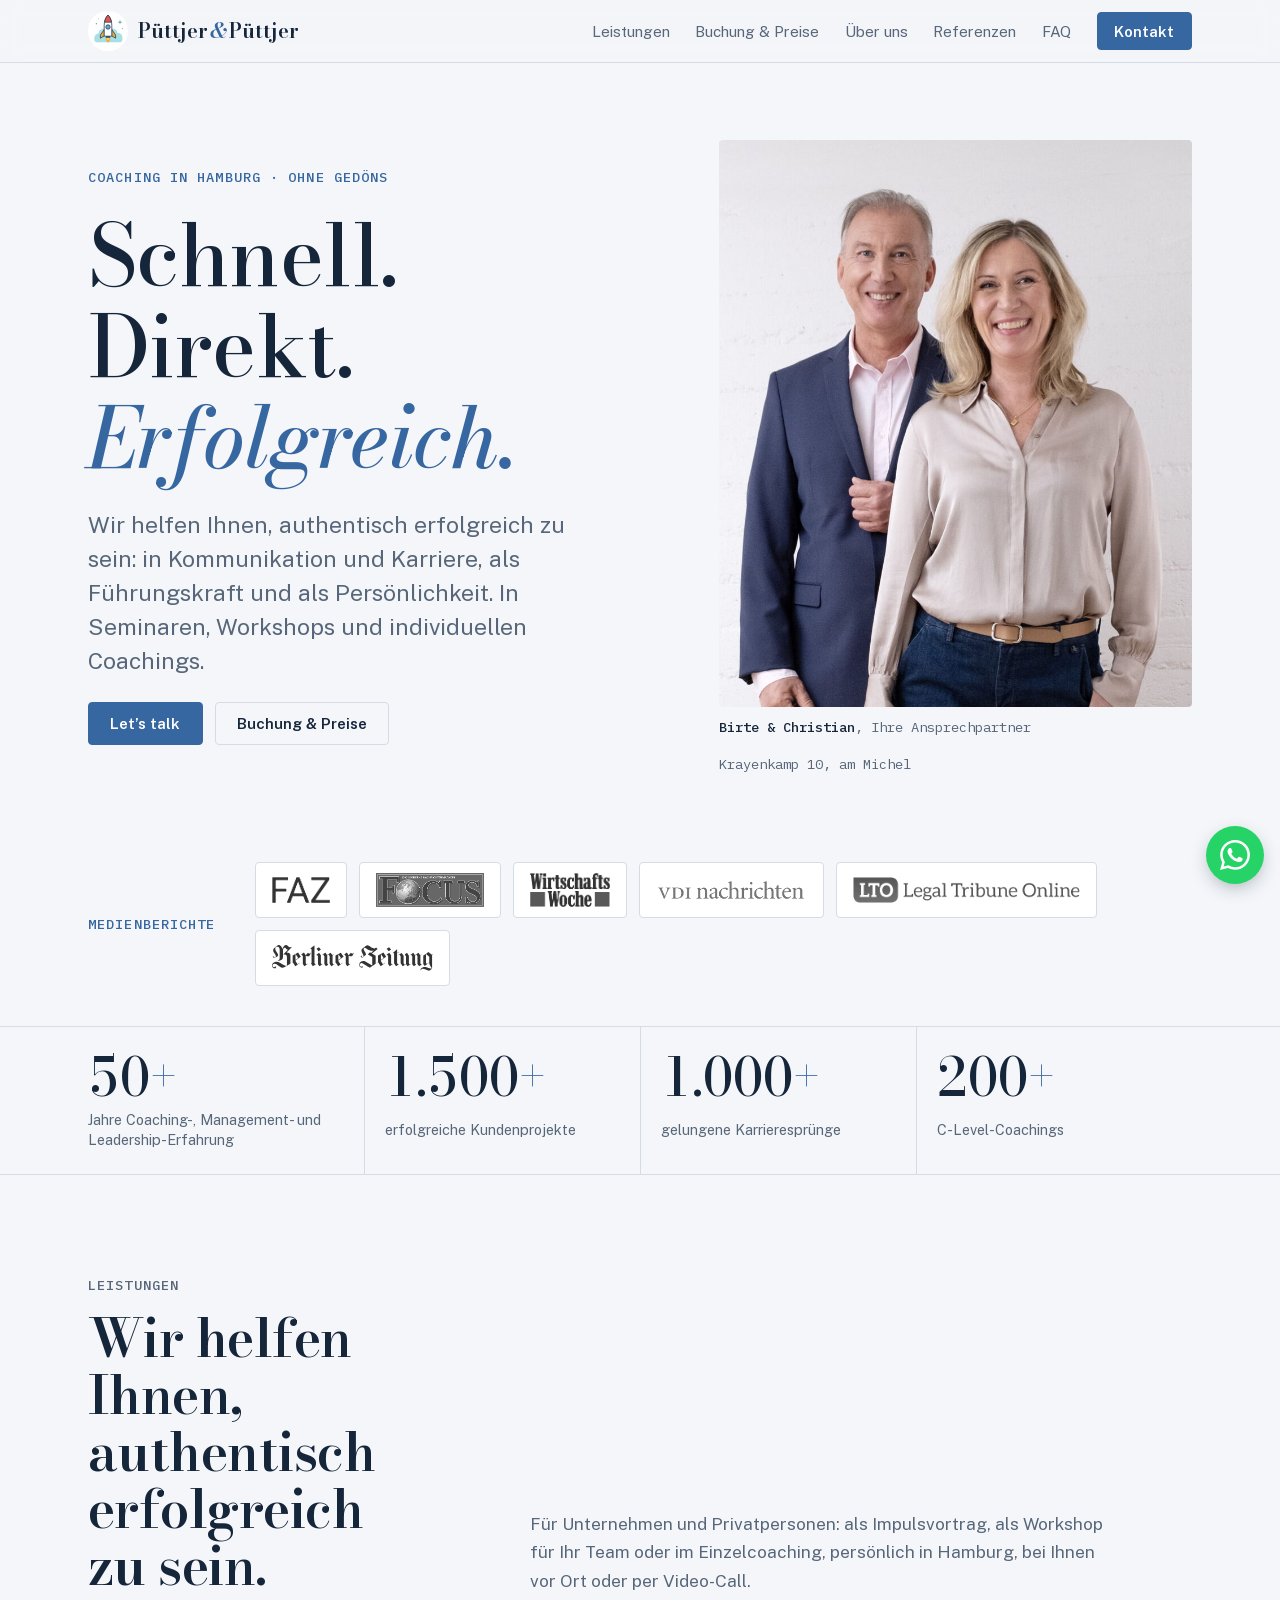
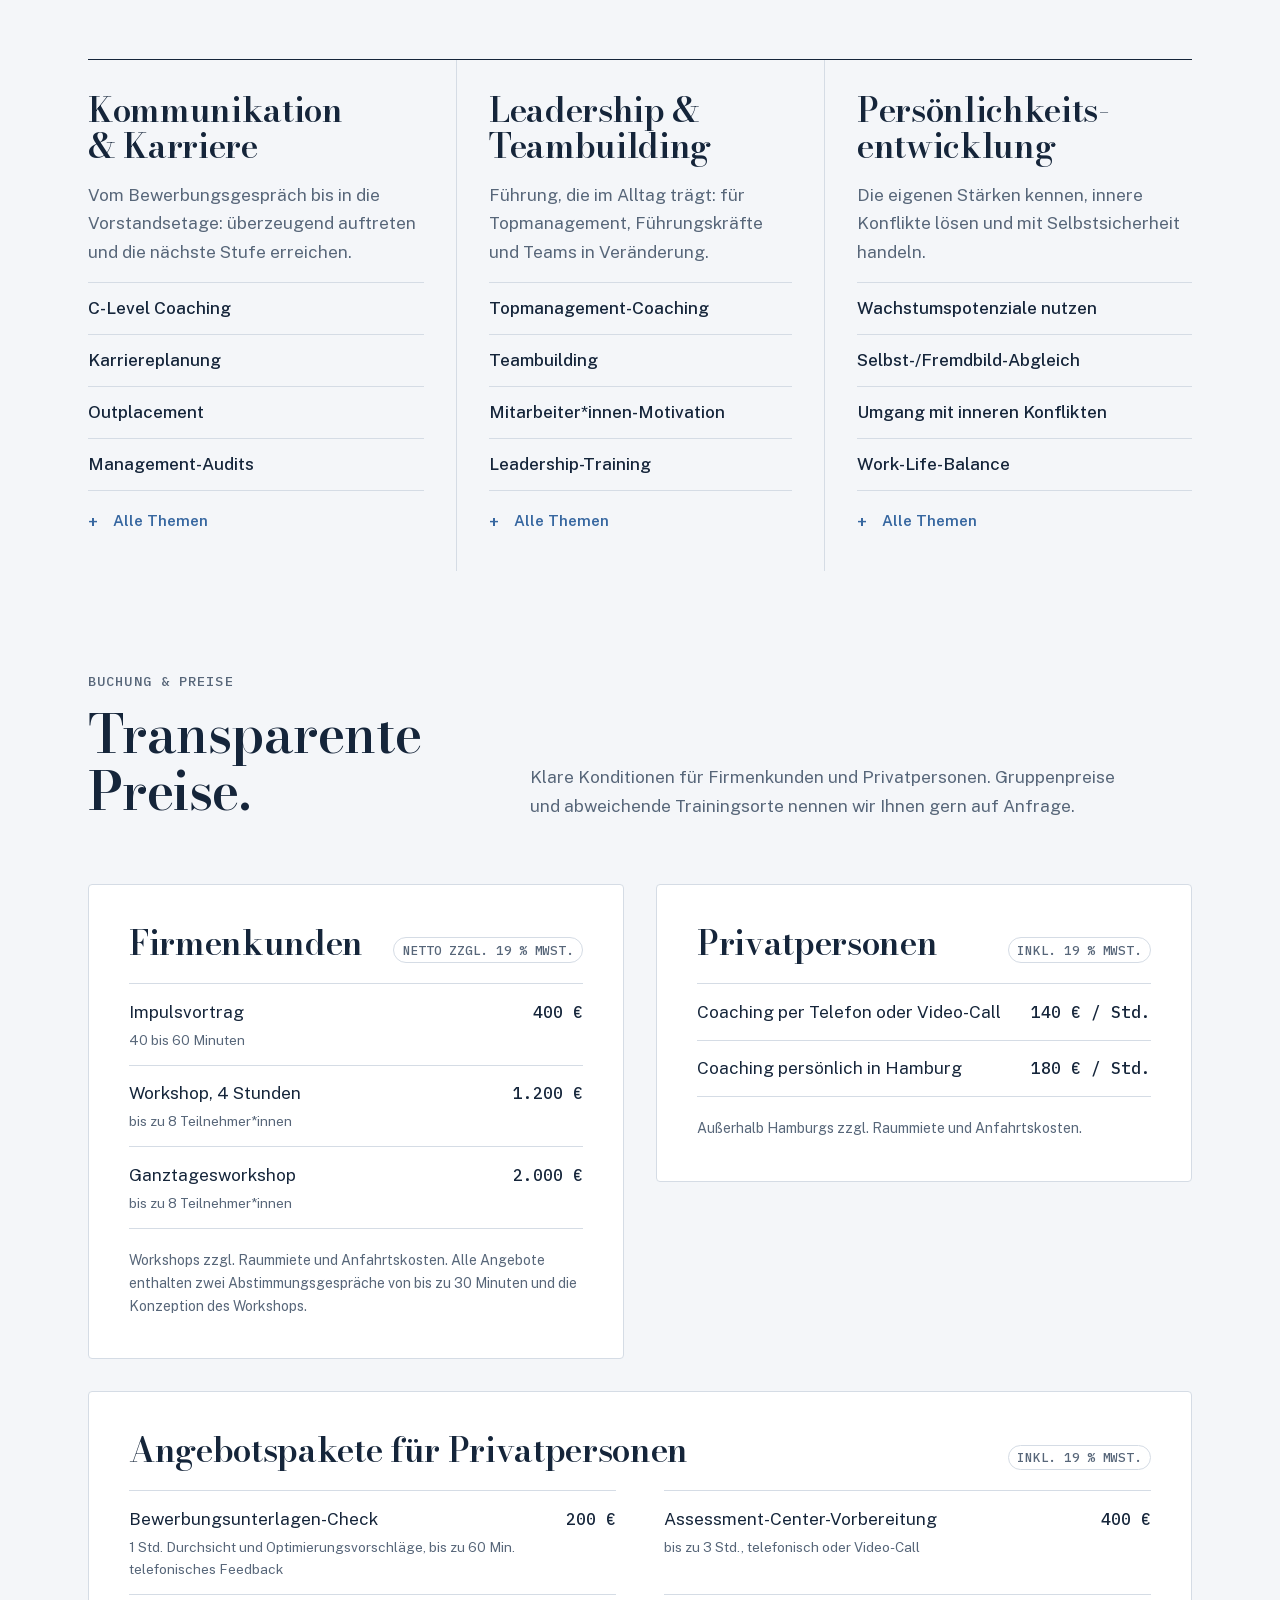
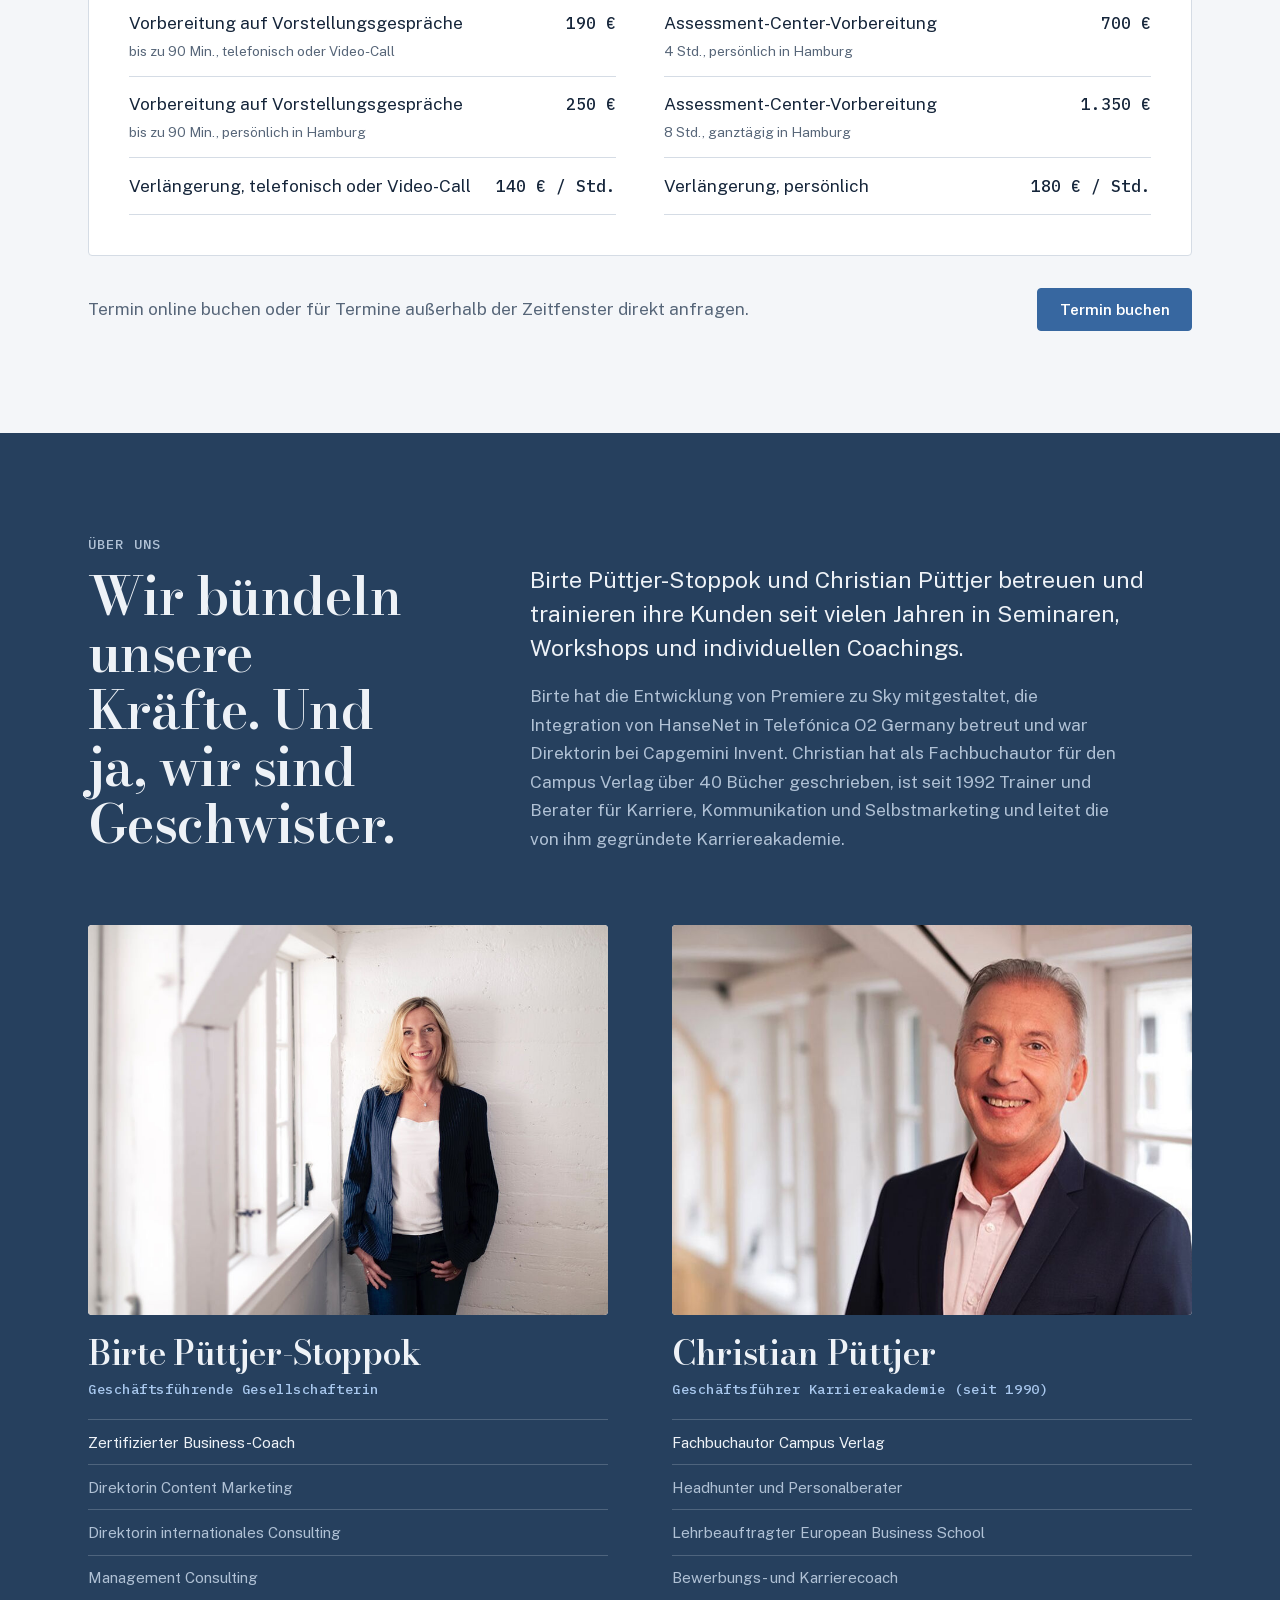
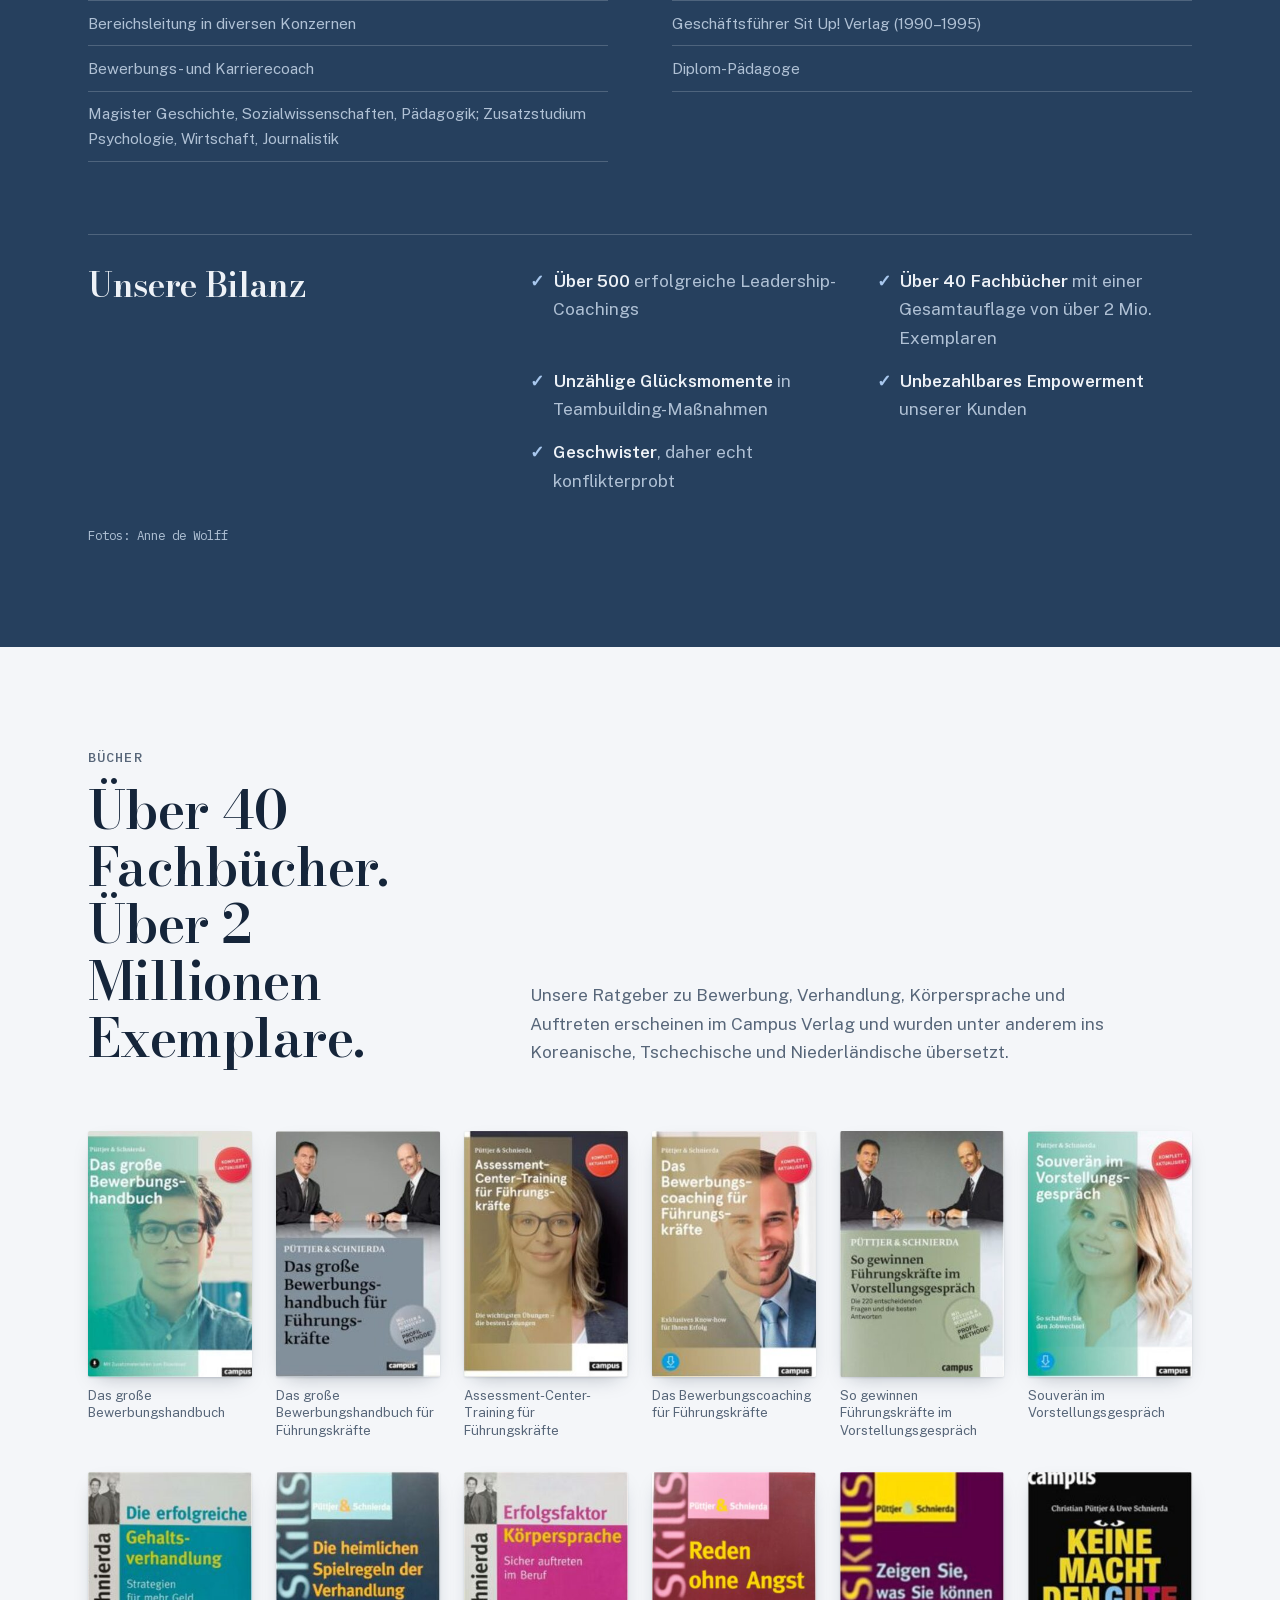
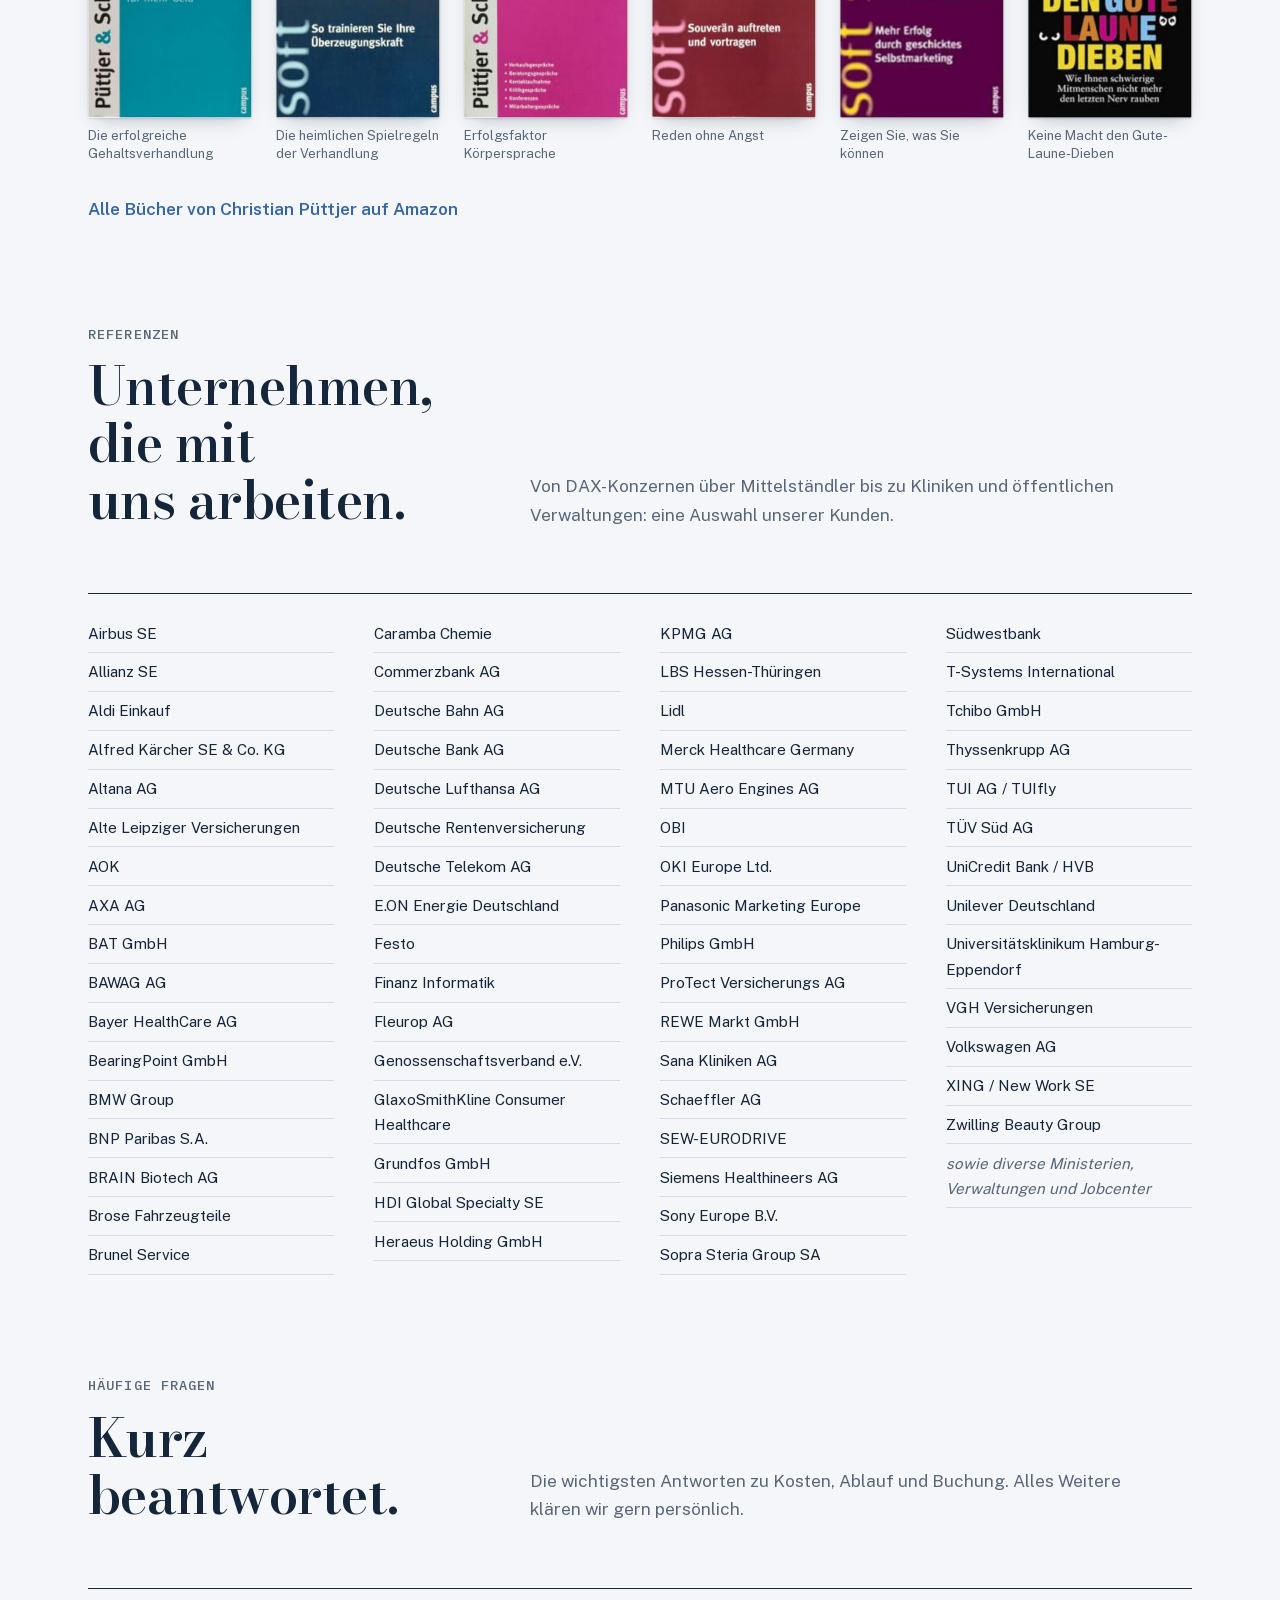
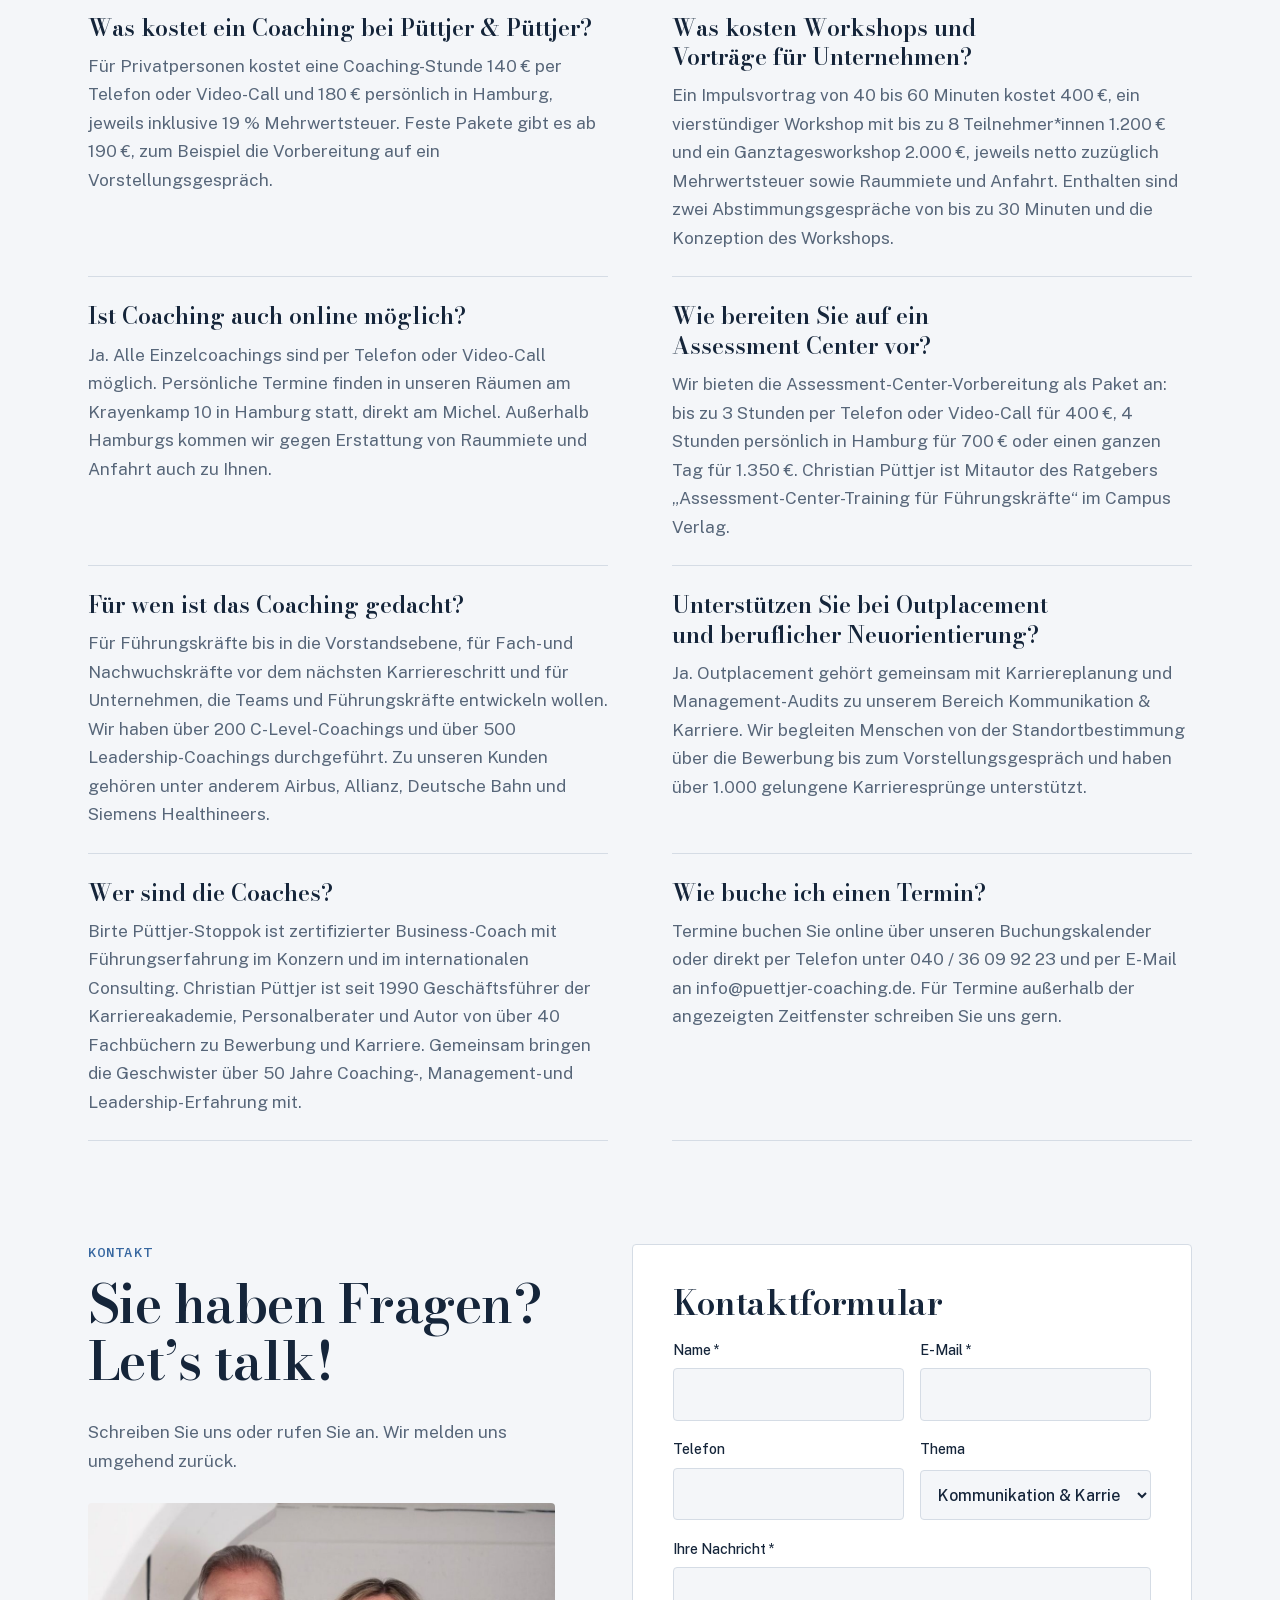
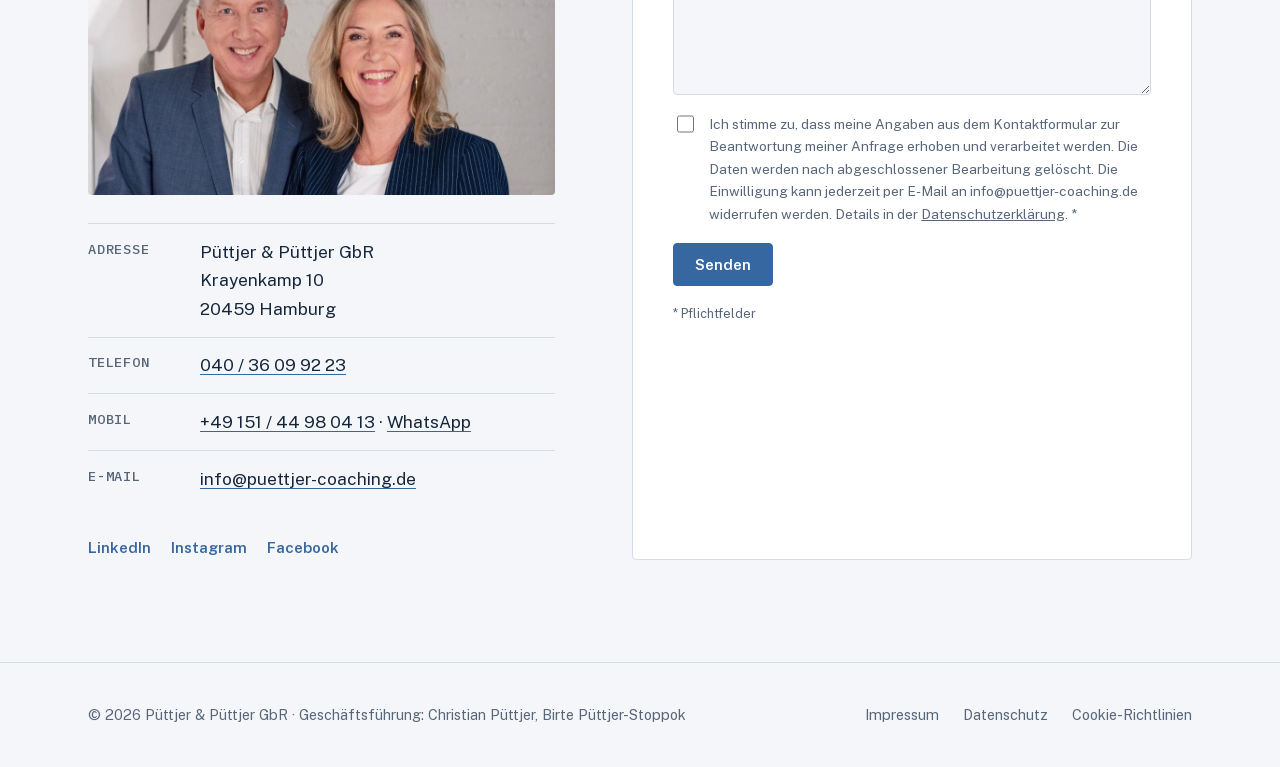
<file: index.html>
<!doctype html>
<html lang="de">
<head>
<meta charset="utf-8">
<meta name="viewport" content="width=device-width, initial-scale=1, viewport-fit=cover">
<!-- ARTIFACT-START -->
<title>Coaching Hamburg: Karriere, Leadership &amp; Führungskräfte | Püttjer &amp; Püttjer</title>
<meta name="description" content="Karriere-, Leadership- und Führungskräfte-Coaching in Hamburg am Michel. C-Level-Coaching, Assessment-Center-Training, Outplacement und Teambuilding. Ab 140 € pro Stunde.">
<!-- STAGING: keeps the github.io preview out of search results. Remove this line when the site goes live on puettjer-coaching.de. -->
<meta name="robots" content="noindex, follow">
<!-- Link previews (WhatsApp, LinkedIn, Facebook …) need absolute URLs. Replace the github.io address when the custom domain goes live. -->
<meta property="og:type" content="website">
<meta property="og:locale" content="de_DE">
<meta property="og:site_name" content="Püttjer &amp; Püttjer">
<meta property="og:title" content="Püttjer &amp; Püttjer Coaching Hamburg | Krayenkamp 10">
<meta property="og:description" content="Kommunikation und Karriere, Leadership &amp; Teambuilding, Persönlichkeitsentwicklung. Schnell. Direkt. Erfolgreich.">
<meta property="og:url" content="https://svenfritsch.github.io/puettjer-coaching/">
<meta property="og:image" content="https://svenfritsch.github.io/puettjer-coaching/assets/og-image.jpg">
<meta property="og:image:secure_url" content="https://svenfritsch.github.io/puettjer-coaching/assets/og-image.jpg">
<meta property="og:image:type" content="image/jpeg">
<meta property="og:image:width" content="1200">
<meta property="og:image:height" content="630">
<meta property="og:image:alt" content="Christian Püttjer und Birte Püttjer-Stoppok">
<meta name="twitter:card" content="summary_large_image">
<link rel="apple-touch-icon" href="assets/apple-touch-icon.png">
<link rel="icon" href="assets/logo-mark.svg" type="image/svg+xml">
<link rel="icon" href="assets/favicon.png" sizes="64x64">
<link rel="preload" href="assets/fonts/bodoni-moda-normal-400-700-latin.woff2" as="font" type="font/woff2" crossorigin>
<link rel="preload" href="assets/fonts/public-sans-normal-variable-latin.woff2" as="font" type="font/woff2" crossorigin>
<link rel="stylesheet" href="assets/fonts.css">
<link rel="stylesheet" href="assets/site.css">
<script type="application/ld+json">
{
 "@context": "https://schema.org",
 "@graph": [
  {
   "@type": "ProfessionalService",
   "@id": "https://puettjer-coaching.de/#business",
   "name": "Püttjer & Püttjer",
   "legalName": "Püttjer & Püttjer GbR",
   "alternateName": "Püttjer & Püttjer Coaching Hamburg",
   "slogan": "Schnell. Direkt. Erfolgreich.",
   "description": "Coaching und Beratung in Hamburg für Kommunikation und Karriere, Leadership und Teambuilding sowie Persönlichkeitsentwicklung. Seminare, Workshops und Einzelcoaching für Unternehmen und Privatpersonen.",
   "url": "https://puettjer-coaching.de/",
   "image": "https://puettjer-coaching.de/assets/og-image.jpg",
   "logo": "https://puettjer-coaching.de/assets/logo.svg",
   "telephone": "+49 40 36099223",
   "email": "info@puettjer-coaching.de",
   "address": {
    "@type": "PostalAddress",
    "streetAddress": "Krayenkamp 10",
    "postalCode": "20459",
    "addressLocality": "Hamburg",
    "addressCountry": "DE"
   },
   "areaServed": [
    {
     "@type": "City",
     "name": "Hamburg"
    },
    {
     "@type": "Country",
     "name": "Deutschland"
    }
   ],
   "priceRange": "140 € – 2.000 €",
   "founder": [
    {
     "@id": "https://puettjer-coaching.de/#birte"
    },
    {
     "@id": "https://puettjer-coaching.de/#christian"
    }
   ],
   "employee": [
    {
     "@id": "https://puettjer-coaching.de/#birte"
    },
    {
     "@id": "https://puettjer-coaching.de/#christian"
    }
   ],
   "knowsAbout": [
    "C-Level Coaching",
    "Karriereplanung",
    "Outplacement",
    "Management-Audits",
    "Assessment-Center-Training",
    "Bewerbungscoaching",
    "Gehaltsverhandlung",
    "Leadership-Training",
    "Teambuilding",
    "Topmanagement-Coaching",
    "Agile Führung",
    "Hybride Führung",
    "Persönlichkeitsentwicklung",
    "Resilienztraining",
    "Work-Life-Balance"
   ],
   "sameAs": [
    "https://www.linkedin.com/company/p%C3%BCttjer-p%C3%BCttjer-coaching",
    "https://www.instagram.com/puettjer.coaching/",
    "https://www.facebook.com/puettjer.coaching"
   ],
   "hasOfferCatalog": {
    "@type": "OfferCatalog",
    "name": "Buchung und Preise",
    "itemListElement": [
     {
      "@type": "OfferCatalog",
      "name": "Firmenkunden (netto zzgl. 19 % MwSt.)",
      "itemListElement": [
       {
        "@type": "Offer",
        "name": "Impulsvortrag, 40 bis 60 Minuten",
        "price": "400.00",
        "priceCurrency": "EUR",
        "priceSpecification": {
         "@type": "PriceSpecification",
         "price": "400.00",
         "priceCurrency": "EUR",
         "valueAddedTaxIncluded": false
        }
       },
       {
        "@type": "Offer",
        "name": "Workshop, 4 Stunden, bis zu 8 Teilnehmer*innen",
        "price": "1200.00",
        "priceCurrency": "EUR",
        "priceSpecification": {
         "@type": "PriceSpecification",
         "price": "1200.00",
         "priceCurrency": "EUR",
         "valueAddedTaxIncluded": false
        },
        "description": "Zzgl. Raummiete und Anfahrtskosten"
       },
       {
        "@type": "Offer",
        "name": "Ganztagesworkshop, bis zu 8 Teilnehmer*innen",
        "price": "2000.00",
        "priceCurrency": "EUR",
        "priceSpecification": {
         "@type": "PriceSpecification",
         "price": "2000.00",
         "priceCurrency": "EUR",
         "valueAddedTaxIncluded": false
        },
        "description": "Zzgl. Raummiete und Anfahrtskosten"
       }
      ]
     },
     {
      "@type": "OfferCatalog",
      "name": "Privatpersonen (inkl. 19 % MwSt.)",
      "itemListElement": [
       {
        "@type": "Offer",
        "name": "Coaching per Telefon oder Video-Call, pro Stunde",
        "price": "140.00",
        "priceCurrency": "EUR",
        "priceSpecification": {
         "@type": "PriceSpecification",
         "price": "140.00",
         "priceCurrency": "EUR",
         "valueAddedTaxIncluded": true
        }
       },
       {
        "@type": "Offer",
        "name": "Coaching persönlich in Hamburg, pro Stunde",
        "price": "180.00",
        "priceCurrency": "EUR",
        "priceSpecification": {
         "@type": "PriceSpecification",
         "price": "180.00",
         "priceCurrency": "EUR",
         "valueAddedTaxIncluded": true
        }
       },
       {
        "@type": "Offer",
        "name": "Bewerbungsunterlagen-Check",
        "price": "200.00",
        "priceCurrency": "EUR",
        "priceSpecification": {
         "@type": "PriceSpecification",
         "price": "200.00",
         "priceCurrency": "EUR",
         "valueAddedTaxIncluded": true
        }
       },
       {
        "@type": "Offer",
        "name": "Vorbereitung auf Vorstellungsgespräche, telefonisch oder Video-Call",
        "price": "190.00",
        "priceCurrency": "EUR",
        "priceSpecification": {
         "@type": "PriceSpecification",
         "price": "190.00",
         "priceCurrency": "EUR",
         "valueAddedTaxIncluded": true
        }
       },
       {
        "@type": "Offer",
        "name": "Vorbereitung auf Vorstellungsgespräche, persönlich in Hamburg",
        "price": "250.00",
        "priceCurrency": "EUR",
        "priceSpecification": {
         "@type": "PriceSpecification",
         "price": "250.00",
         "priceCurrency": "EUR",
         "valueAddedTaxIncluded": true
        }
       },
       {
        "@type": "Offer",
        "name": "Assessment-Center-Vorbereitung, bis zu 3 Stunden, telefonisch oder Video-Call",
        "price": "400.00",
        "priceCurrency": "EUR",
        "priceSpecification": {
         "@type": "PriceSpecification",
         "price": "400.00",
         "priceCurrency": "EUR",
         "valueAddedTaxIncluded": true
        }
       },
       {
        "@type": "Offer",
        "name": "Assessment-Center-Vorbereitung, 4 Stunden, persönlich in Hamburg",
        "price": "700.00",
        "priceCurrency": "EUR",
        "priceSpecification": {
         "@type": "PriceSpecification",
         "price": "700.00",
         "priceCurrency": "EUR",
         "valueAddedTaxIncluded": true
        }
       },
       {
        "@type": "Offer",
        "name": "Assessment-Center-Vorbereitung, ganztägig in Hamburg",
        "price": "1350.00",
        "priceCurrency": "EUR",
        "priceSpecification": {
         "@type": "PriceSpecification",
         "price": "1350.00",
         "priceCurrency": "EUR",
         "valueAddedTaxIncluded": true
        }
       }
      ]
     }
    ]
   }
  },
  {
   "@type": "Person",
   "@id": "https://puettjer-coaching.de/#birte",
   "name": "Birte Püttjer-Stoppok",
   "jobTitle": "Geschäftsführende Gesellschafterin, Business-Coach",
   "worksFor": {
    "@id": "https://puettjer-coaching.de/#business"
   },
   "image": "https://puettjer-coaching.de/assets/birte.jpg",
   "hasCredential": {
    "@type": "EducationalOccupationalCredential",
    "name": "Zertifizierter Business-Coach"
   },
   "knowsAbout": [
    "Leadership",
    "Teambuilding",
    "Management Consulting",
    "Content Marketing",
    "Karrierecoaching"
   ]
  },
  {
   "@type": "Person",
   "@id": "https://puettjer-coaching.de/#christian",
   "name": "Christian Püttjer",
   "jobTitle": "Geschäftsführer Karriereakademie, Karriere- und Bewerbungscoach",
   "worksFor": {
    "@id": "https://puettjer-coaching.de/#business"
   },
   "image": "https://puettjer-coaching.de/assets/christian.jpg",
   "description": "Personalberater, Headhunter, Lehrbeauftragter an der European Business School und Autor von über 40 Fachbüchern im Campus Verlag.",
   "sameAs": [
    "https://www.amazon.de/stores/Christian-P%C3%BCttjer/author/B0043C29O6"
   ]
  },
  {
   "@type": "Book",
   "name": "Das große Bewerbungshandbuch",
   "inLanguage": "de",
   "author": [
    {
     "@id": "https://puettjer-coaching.de/#christian"
    },
    {
     "@type": "Person",
     "name": "Uwe Schnierda"
    }
   ],
   "publisher": {
    "@type": "Organization",
    "name": "Campus Verlag"
   }
  },
  {
   "@type": "Book",
   "name": "Das große Bewerbungshandbuch für Führungskräfte",
   "inLanguage": "de",
   "author": [
    {
     "@id": "https://puettjer-coaching.de/#christian"
    },
    {
     "@type": "Person",
     "name": "Uwe Schnierda"
    }
   ],
   "publisher": {
    "@type": "Organization",
    "name": "Campus Verlag"
   }
  },
  {
   "@type": "Book",
   "name": "Assessment-Center-Training für Führungskräfte",
   "inLanguage": "de",
   "author": [
    {
     "@id": "https://puettjer-coaching.de/#christian"
    },
    {
     "@type": "Person",
     "name": "Uwe Schnierda"
    }
   ],
   "publisher": {
    "@type": "Organization",
    "name": "Campus Verlag"
   }
  },
  {
   "@type": "Book",
   "name": "Das Bewerbungscoaching für Führungskräfte",
   "inLanguage": "de",
   "author": [
    {
     "@id": "https://puettjer-coaching.de/#christian"
    },
    {
     "@type": "Person",
     "name": "Uwe Schnierda"
    }
   ],
   "publisher": {
    "@type": "Organization",
    "name": "Campus Verlag"
   }
  },
  {
   "@type": "Book",
   "name": "So gewinnen Führungskräfte im Vorstellungsgespräch",
   "inLanguage": "de",
   "author": [
    {
     "@id": "https://puettjer-coaching.de/#christian"
    },
    {
     "@type": "Person",
     "name": "Uwe Schnierda"
    }
   ],
   "publisher": {
    "@type": "Organization",
    "name": "Campus Verlag"
   }
  },
  {
   "@type": "Book",
   "name": "Souverän im Vorstellungsgespräch",
   "inLanguage": "de",
   "author": [
    {
     "@id": "https://puettjer-coaching.de/#christian"
    },
    {
     "@type": "Person",
     "name": "Uwe Schnierda"
    }
   ],
   "publisher": {
    "@type": "Organization",
    "name": "Campus Verlag"
   }
  },
  {
   "@type": "Book",
   "name": "Die erfolgreiche Gehaltsverhandlung",
   "inLanguage": "de",
   "author": [
    {
     "@id": "https://puettjer-coaching.de/#christian"
    },
    {
     "@type": "Person",
     "name": "Uwe Schnierda"
    }
   ],
   "publisher": {
    "@type": "Organization",
    "name": "Campus Verlag"
   }
  },
  {
   "@type": "Book",
   "name": "Die heimlichen Spielregeln der Verhandlung",
   "inLanguage": "de",
   "author": [
    {
     "@id": "https://puettjer-coaching.de/#christian"
    },
    {
     "@type": "Person",
     "name": "Uwe Schnierda"
    }
   ],
   "publisher": {
    "@type": "Organization",
    "name": "Campus Verlag"
   }
  },
  {
   "@type": "Book",
   "name": "Erfolgsfaktor Körpersprache",
   "inLanguage": "de",
   "author": [
    {
     "@id": "https://puettjer-coaching.de/#christian"
    },
    {
     "@type": "Person",
     "name": "Uwe Schnierda"
    }
   ],
   "publisher": {
    "@type": "Organization",
    "name": "Campus Verlag"
   }
  },
  {
   "@type": "Book",
   "name": "Reden ohne Angst",
   "inLanguage": "de",
   "author": [
    {
     "@id": "https://puettjer-coaching.de/#christian"
    },
    {
     "@type": "Person",
     "name": "Uwe Schnierda"
    }
   ],
   "publisher": {
    "@type": "Organization",
    "name": "Campus Verlag"
   }
  },
  {
   "@type": "Book",
   "name": "Zeigen Sie, was Sie können",
   "inLanguage": "de",
   "author": [
    {
     "@id": "https://puettjer-coaching.de/#christian"
    },
    {
     "@type": "Person",
     "name": "Uwe Schnierda"
    }
   ],
   "publisher": {
    "@type": "Organization",
    "name": "Campus Verlag"
   }
  },
  {
   "@type": "Book",
   "name": "Keine Macht den Gute-Laune-Dieben",
   "inLanguage": "de",
   "author": [
    {
     "@id": "https://puettjer-coaching.de/#christian"
    },
    {
     "@type": "Person",
     "name": "Uwe Schnierda"
    }
   ],
   "publisher": {
    "@type": "Organization",
    "name": "Campus Verlag"
   }
  },
  {
   "@type": "FAQPage",
   "@id": "https://puettjer-coaching.de/#faq",
   "inLanguage": "de",
   "mainEntity": [
    {
     "@type": "Question",
     "name": "Was kostet ein Coaching bei Püttjer & Püttjer?",
     "acceptedAnswer": {
      "@type": "Answer",
      "text": "Für Privatpersonen kostet eine Coaching-Stunde 140 € per Telefon oder Video-Call und 180 € persönlich in Hamburg, jeweils inklusive 19 % Mehrwertsteuer. Feste Pakete gibt es ab 190 €, zum Beispiel die Vorbereitung auf ein Vorstellungsgespräch."
     }
    },
    {
     "@type": "Question",
     "name": "Was kosten Workshops und Vorträge für Unternehmen?",
     "acceptedAnswer": {
      "@type": "Answer",
      "text": "Ein Impulsvortrag von 40 bis 60 Minuten kostet 400 €, ein vierstündiger Workshop mit bis zu 8 Teilnehmer*innen 1.200 € und ein Ganztagesworkshop 2.000 €, jeweils netto zuzüglich Mehrwertsteuer sowie Raummiete und Anfahrt. Enthalten sind zwei Abstimmungsgespräche von bis zu 30 Minuten und die Konzeption des Workshops."
     }
    },
    {
     "@type": "Question",
     "name": "Ist Coaching auch online möglich?",
     "acceptedAnswer": {
      "@type": "Answer",
      "text": "Ja. Alle Einzelcoachings sind per Telefon oder Video-Call möglich. Persönliche Termine finden in unseren Räumen am Krayenkamp 10 in Hamburg statt, direkt am Michel. Außerhalb Hamburgs kommen wir gegen Erstattung von Raummiete und Anfahrt auch zu Ihnen."
     }
    },
    {
     "@type": "Question",
     "name": "Wie bereiten Sie auf ein Assessment Center vor?",
     "acceptedAnswer": {
      "@type": "Answer",
      "text": "Wir bieten die Assessment-Center-Vorbereitung als Paket an: bis zu 3 Stunden per Telefon oder Video-Call für 400 €, 4 Stunden persönlich in Hamburg für 700 € oder einen ganzen Tag für 1.350 €. Christian Püttjer ist Mitautor des Ratgebers „Assessment-Center-Training für Führungskräfte“ im Campus Verlag."
     }
    },
    {
     "@type": "Question",
     "name": "Für wen ist das Coaching gedacht?",
     "acceptedAnswer": {
      "@type": "Answer",
      "text": "Für Führungskräfte bis in die Vorstandsebene, für Fach- und Nachwuchskräfte vor dem nächsten Karriereschritt und für Unternehmen, die Teams und Führungskräfte entwickeln wollen. Wir haben über 200 C-Level-Coachings und über 500 Leadership-Coachings durchgeführt. Zu unseren Kunden gehören unter anderem Airbus, Allianz, Deutsche Bahn und Siemens Healthineers."
     }
    },
    {
     "@type": "Question",
     "name": "Unterstützen Sie bei Outplacement und beruflicher Neuorientierung?",
     "acceptedAnswer": {
      "@type": "Answer",
      "text": "Ja. Outplacement gehört gemeinsam mit Karriereplanung und Management-Audits zu unserem Bereich Kommunikation & Karriere. Wir begleiten Menschen von der Standortbestimmung über die Bewerbung bis zum Vorstellungsgespräch und haben über 1.000 gelungene Karrieresprünge unterstützt."
     }
    },
    {
     "@type": "Question",
     "name": "Wer sind die Coaches?",
     "acceptedAnswer": {
      "@type": "Answer",
      "text": "Birte Püttjer-Stoppok ist zertifizierter Business-Coach mit Führungserfahrung im Konzern und im internationalen Consulting. Christian Püttjer ist seit 1990 Geschäftsführer der Karriereakademie, Personalberater und Autor von über 40 Fachbüchern zu Bewerbung und Karriere. Gemeinsam bringen die Geschwister über 50 Jahre Coaching-, Management- und Leadership-Erfahrung mit."
     }
    },
    {
     "@type": "Question",
     "name": "Wie buche ich einen Termin?",
     "acceptedAnswer": {
      "@type": "Answer",
      "text": "Termine buchen Sie online über unseren Buchungskalender oder direkt per Telefon unter 040 / 36 09 92 23 und per E-Mail an info@puettjer-coaching.de. Für Termine außerhalb der angezeigten Zeitfenster schreiben Sie uns gern."
     }
    }
   ]
  },
  {
   "@type": "WebSite",
   "@id": "https://puettjer-coaching.de/#website",
   "url": "https://puettjer-coaching.de/",
   "name": "Püttjer & Püttjer",
   "inLanguage": "de",
   "publisher": {
    "@id": "https://puettjer-coaching.de/#business"
   }
  }
 ]
}
</script>
<!-- ARTIFACT-HEAD-END -->
</head>
<body>
<!-- ARTIFACT-BODY-START -->
<header class="site-header">
  <div class="wrap">
    <a class="brand" href="#top" aria-label="Püttjer &amp; Püttjer, zum Seitenanfang">
      <img src="assets/logo-mark.svg" alt="" width="40" height="40">
      <span>Püttjer<em>&amp;</em>Püttjer</span>
    </a>
    <nav class="nav" aria-label="Hauptnavigation">
      <a href="#leistungen">Leistungen</a>
      <a href="#preise">Buchung &amp; Preise</a>
      <a href="#ueber-uns">Über uns</a>
      <a href="#referenzen">Referenzen</a>
      <a href="#faq">FAQ</a>
      <a class="btn" href="#kontakt">Kontakt</a>
    </nav>
  </div>
</header>

<main id="top">
  <section class="hero">
    <div class="wrap">
      <div class="hero-copy">
        <h1><span class="eyebrow h1-kicker">Coaching in Hamburg · ohne Gedöns</span> Schnell. Direkt. <em>Erfolgreich.</em></h1>
        <p class="lede">Wir helfen Ihnen, authentisch erfolgreich zu sein: in Kommunikation und Karriere, als Führungskraft und als Persönlichkeit. In Seminaren, Workshops und individuellen Coachings.</p>
        <div class="actions">
          <a class="btn" href="#kontakt">Let’s talk</a>
          <a class="btn ghost" href="#preise">Buchung &amp; Preise</a>
        </div>
      </div>
      <figure class="hero-photo">
        <img src="assets/hero.jpg" alt="Christian Püttjer und Birte Püttjer-Stoppok in ihren Räumen am Krayenkamp" width="1800" height="1004" fetchpriority="high">
        <figcaption class="caption"><span><strong>Birte &amp; Christian</strong>, Ihre Ansprechpartner</span><span>Krayenkamp 10, am Michel</span></figcaption>
      </figure>
    </div>
  </section>

  <div class="press">
    <div class="wrap">
      <p class="eyebrow">Medienberichte</p>
      <ul>
        <li><img src="assets/press/faz.png" alt="FAZ" height="26"></li>
        <li class="tall"><img src="assets/press/focus.jpg" alt="Focus" height="26"></li>
        <li class="tall"><img src="assets/press/wiwo.png" alt="WirtschaftsWoche" height="26"></li>
        <li><img src="assets/press/vdi.png" alt="VDI nachrichten" height="26"></li>
        <li><img src="assets/press/lto.png" alt="Legal Tribune Online" height="26"></li>
        <li><img src="assets/press/berliner-zeitung.svg" alt="Berliner Zeitung" height="26"></li>
      </ul>
    </div>
  </div>

  <div class="ledger">
    <div class="wrap">
      <dl>
        <div><dt>Jahre Coaching-, Management- und Leadership-Erfahrung</dt><dd>50<span>+</span></dd></div>
        <div><dt>erfolgreiche Kundenprojekte</dt><dd>1.500<span>+</span></dd></div>
        <div><dt>gelungene Karrieresprünge</dt><dd>1.000<span>+</span></dd></div>
        <div><dt>C-Level-Coachings</dt><dd>200<span>+</span></dd></div>
      </dl>
    </div>
  </div>

  <section class="section" id="leistungen">
    <div class="wrap">
      <div class="section-head">
        <div>
          <p class="eyebrow">Leistungen</p>
          <h2>Wir helfen Ihnen, authentisch erfolgreich zu sein.</h2>
        </div>
        <p>Für Unternehmen und Privatpersonen: als Impulsvortrag, als Workshop für Ihr Team oder im Einzelcoaching, persönlich in Hamburg, bei Ihnen vor Ort oder per Video-Call.</p>
      </div>
      <div class="services">
        <article class="service">
          <h3>Kommunikation &amp; Karriere</h3>
          <p>Vom Bewerbungsgespräch bis in die Vorstandsetage: überzeugend auftreten und die nächste Stufe erreichen.</p>
          <ul class="core">
            <li>C-Level Coaching</li>
            <li>Karriereplanung</li>
            <li>Outplacement</li>
            <li>Management-Audits</li>
          </ul>
          <details>
            <summary>Alle Themen</summary>
            <ul class="topics">
              <li>Assessment-Center-Training</li><li>Bewerbungsunterlagen-Check</li><li>Vorbereitung auf Job-Interviews</li><li>Businesskommunikation</li><li>Gehaltsverhandlung</li><li>Konfliktlösung</li><li>Storytelling</li><li>Kommunikation im Auswahlverfahren</li><li>Raus aus dem operativen Feuerwehrmodus</li><li>Führungskompetenzen ausbauen</li><li>Karriere-Optionen nutzen</li><li>Sichtbar werden</li><li>Argumentationstraining</li><li>Verhandlungstechniken</li><li>Überzeugend präsentieren und auftreten</li>
            </ul>
          </details>
        </article>
        <article class="service">
          <h3>Leadership &amp; Teambuilding</h3>
          <p>Führung, die im Alltag trägt: für Topmanagement, Führungskräfte und Teams in Veränderung.</p>
          <ul class="core">
            <li>Topmanagement-Coaching</li>
            <li>Teambuilding</li>
            <li>Mitarbeiter*innen-Motivation</li>
            <li>Leadership-Training</li>
          </ul>
          <details>
            <summary>Alle Themen</summary>
            <ul class="topics">
              <li>Hybride Führung</li><li>Agile Führung</li><li>KI und Führung</li><li>Führung von diversen Teams</li><li>New Work</li><li>Kommunikation im Führungsalltag</li><li>Authentisch führen</li><li>Strategie-Operationalisierung</li><li>Raus aus dem operativen Feuerwehrmodus</li><li>Führungskompetenzen ausbauen</li><li>Strategische Unternehmensführung</li><li>Führung in Spannungsfeldern</li><li>Spezial: geschlechtsspezifische Herausforderungen</li>
            </ul>
          </details>
        </article>
        <article class="service">
          <h3>Persönlichkeits&shy;entwicklung</h3>
          <p>Die eigenen Stärken kennen, innere Konflikte lösen und mit Selbstsicherheit handeln.</p>
          <ul class="core">
            <li>Wachstumspotenziale nutzen</li>
            <li>Selbst-/Fremdbild-Abgleich</li>
            <li>Umgang mit inneren Konflikten</li>
            <li>Work-Life-Balance</li>
          </ul>
          <details>
            <summary>Alle Themen</summary>
            <ul class="topics">
              <li>Selbstsicherheit gewinnen</li><li>Krisenbewältigung</li><li>Positive Psychologie</li><li>Authentizität</li><li>Menschlichkeit</li><li>Fehler als Lernchance</li><li>Durchsetzungsvermögen entwickeln</li><li>Selbstkonzept</li><li>Selbstakzeptanz</li><li>Veränderungsstrategien</li><li>Resilienztraining</li><li>Spezial: geschlechtsspezifische Herausforderungen</li>
            </ul>
          </details>
        </article>
      </div>
    </div>
  </section>

  <section class="section" id="preise" style="padding-top:0">
    <div class="wrap">
      <div class="section-head">
        <div>
          <p class="eyebrow">Buchung &amp; Preise</p>
          <h2>Transparente Preise.</h2>
        </div>
        <p>Klare Konditionen für Firmenkunden und Privatpersonen. Gruppenpreise und abweichende Trainingsorte nennen wir Ihnen gern auf Anfrage.</p>
      </div>
      <div class="prices">
        <article class="price-card">
          <header><h3>Firmenkunden</h3><span class="vat">netto zzgl. 19 % MwSt.</span></header>
          <dl class="price-list">
            <div><dt>Impulsvortrag<small>40 bis 60 Minuten</small></dt><dd>400 €</dd></div>
            <div><dt>Workshop, 4 Stunden<small>bis zu 8 Teilnehmer*innen</small></dt><dd>1.200 €</dd></div>
            <div><dt>Ganztagesworkshop<small>bis zu 8 Teilnehmer*innen</small></dt><dd>2.000 €</dd></div>
          </dl>
          <p class="note">Workshops zzgl. Raummiete und Anfahrtskosten. Alle Angebote enthalten zwei Abstimmungsgespräche von bis zu 30 Minuten und die Konzeption des Workshops.</p>
        </article>
        <article class="price-card">
          <header><h3>Privatpersonen</h3><span class="vat">inkl. 19 % MwSt.</span></header>
          <dl class="price-list">
            <div><dt>Coaching per Telefon oder Video-Call</dt><dd>140 € / Std.</dd></div>
            <div><dt>Coaching persönlich in Hamburg</dt><dd>180 € / Std.</dd></div>
          </dl>
          <p class="note">Außerhalb Hamburgs zzgl. Raummiete und Anfahrtskosten.</p>
        </article>
        <article class="price-card wide">
          <header><h3>Angebotspakete für Privatpersonen</h3><span class="vat">inkl. 19 % MwSt.</span></header>
          <dl class="price-list two-col">
            <div><dt>Bewerbungsunterlagen-Check<small>1 Std. Durchsicht und Optimierungsvorschläge, bis zu 60 Min. telefonisches Feedback</small></dt><dd>200 €</dd></div>
            <div><dt>Assessment-Center-Vorbereitung<small>bis zu 3 Std., telefonisch oder Video-Call</small></dt><dd>400 €</dd></div>
            <div><dt>Vorbereitung auf Vorstellungsgespräche<small>bis zu 90 Min., telefonisch oder Video-Call</small></dt><dd>190 €</dd></div>
            <div><dt>Assessment-Center-Vorbereitung<small>4 Std., persönlich in Hamburg</small></dt><dd>700 €</dd></div>
            <div><dt>Vorbereitung auf Vorstellungsgespräche<small>bis zu 90 Min., persönlich in Hamburg</small></dt><dd>250 €</dd></div>
            <div><dt>Assessment-Center-Vorbereitung<small>8 Std., ganztägig in Hamburg</small></dt><dd>1.350 €</dd></div>
            <div><dt>Verlängerung, telefonisch oder Video-Call</dt><dd>140 € / Std.</dd></div>
            <div><dt>Verlängerung, persönlich</dt><dd>180 € / Std.</dd></div>
          </dl>
        </article>
      </div>
      <div class="price-foot">
        <p>Termin online buchen oder für Termine außerhalb der Zeitfenster direkt anfragen.</p>
        <a class="btn" href="https://puettjer-coaching.de/buchung-und-preise/">Termin buchen</a>
      </div>
    </div>
  </section>

  <section class="section band" id="ueber-uns">
    <div class="wrap">
      <div class="section-head">
        <div>
          <p class="eyebrow">Über uns</p>
          <h2>Wir bündeln unsere Kräfte. Und ja, wir sind Geschwister.</h2>
        </div>
        <div class="about-intro">
          <p>Birte Püttjer-Stoppok und Christian Püttjer betreuen und trainieren ihre Kunden seit vielen Jahren in Seminaren, Workshops und individuellen Coachings.</p>
          <p>Birte hat die Entwicklung von Premiere zu Sky mitgestaltet, die Integration von HanseNet in Telefónica O2 Germany betreut und war Direktorin bei Capgemini Invent. Christian hat als Fachbuchautor für den Campus Verlag über 40 Bücher geschrieben, ist seit 1992 Trainer und Berater für Karriere, Kommunikation und Selbstmarketing und leitet die von ihm gegründete Karriereakademie.</p>
        </div>
      </div>

      <div class="team">
        <article class="person">
          <img src="assets/birte.jpg" alt="Birte Püttjer-Stoppok" width="1000" height="666" loading="lazy" style="object-position:64% 30%">
          <div>
            <h3>Birte Püttjer-Stoppok</h3>
            <p class="role">Geschäftsführende Gesellschafterin</p>
          </div>
          <ul class="cv">
            <li>Zertifizierter Business-Coach</li>
            <li>Direktorin Content Marketing</li>
            <li>Direktorin internationales Consulting</li>
            <li>Management Consulting</li>
            <li>Bereichsleitung in diversen Konzernen</li>
            <li>Bewerbungs- und Karrierecoach</li>
            <li>Magister Geschichte, Sozialwissenschaften, Pädagogik; Zusatzstudium Psychologie, Wirtschaft, Journalistik</li>
          </ul>
        </article>
        <article class="person">
          <img src="assets/christian.jpg" alt="Christian Püttjer" width="1000" height="662" loading="lazy" style="object-position:68% 30%">
          <div>
            <h3>Christian Püttjer</h3>
            <p class="role">Geschäftsführer Karriereakademie (seit 1990)</p>
          </div>
          <ul class="cv">
            <li>Fachbuchautor Campus Verlag</li>
            <li>Headhunter und Personalberater</li>
            <li>Lehrbeauftragter European Business School</li>
            <li>Bewerbungs- und Karrierecoach</li>
            <li>Geschäftsführer Sit Up! Verlag (1990–1995)</li>
            <li>Diplom-Pädagoge</li>
          </ul>
        </article>
      </div>

      <div class="bilanz">
        <h3>Unsere Bilanz</h3>
        <ul>
          <li><span><strong>Über 500</strong> erfolgreiche Leadership-Coachings</span></li>
          <li><span><strong>Über 40 Fachbücher</strong> mit einer Gesamtauflage von über 2 Mio. Exemplaren</span></li>
          <li><span><strong>Unzählige Glücksmomente</strong> in Teambuilding-Maßnahmen</span></li>
          <li><span><strong>Unbezahlbares Empowerment</strong> unserer Kunden</span></li>
          <li><span><strong>Geschwister</strong>, daher echt konflikterprobt</span></li>
        </ul>
      </div>
      <p class="credit">Fotos: Anne de Wolff</p>
    </div>
  </section>

  <section class="section" id="buecher">
    <div class="wrap">
      <div class="section-head">
        <div>
          <p class="eyebrow">Bücher</p>
          <h2>Über 40 Fachbücher. Über 2 Millionen Exemplare.</h2>
        </div>
        <p>Unsere Ratgeber zu Bewerbung, Verhandlung, Körpersprache und Auftreten erscheinen im Campus Verlag und wurden unter anderem ins Koreanische, Tschechische und Niederländische übersetzt.</p>
      </div>
      <ul class="books">
        <li><img src="assets/books/bewerbungshandbuch.jpg" alt="Buchcover: Das große Bewerbungshandbuch" loading="lazy" width="306" height="420"><span>Das große Bewerbungshandbuch</span></li>
        <li><img src="assets/books/bewerbungshandbuch-fuehrungskraefte.jpg" alt="Buchcover: Das große Bewerbungshandbuch für Führungskräfte" loading="lazy" width="298" height="420"><span>Das große Bewerbungshandbuch für Führungskräfte</span></li>
        <li><img src="assets/books/assessment-center-fuehrungskraefte.jpg" alt="Buchcover: Assessment-Center-Training für Führungskräfte" loading="lazy" width="280" height="420"><span>Assessment-Center-Training für Führungskräfte</span></li>
        <li><img src="assets/books/bewerbungscoaching-fuehrungskraefte.jpg" alt="Buchcover: Das Bewerbungscoaching für Führungskräfte" loading="lazy" width="284" height="420"><span>Das Bewerbungscoaching für Führungskräfte</span></li>
        <li><img src="assets/books/fuehrungskraefte-vorstellungsgespraech.jpg" alt="Buchcover: So gewinnen Führungskräfte im Vorstellungsgespräch" loading="lazy" width="276" height="420"><span>So gewinnen Führungskräfte im Vorstellungsgespräch</span></li>
        <li><img src="assets/books/souveraen-vorstellungsgespraech.jpg" alt="Buchcover: Souverän im Vorstellungsgespräch" loading="lazy" width="289" height="420"><span>Souverän im Vorstellungsgespräch</span></li>
        <li><img src="assets/books/gehaltsverhandlung.jpg" alt="Buchcover: Die erfolgreiche Gehaltsverhandlung" loading="lazy" width="280" height="420"><span>Die erfolgreiche Gehaltsverhandlung</span></li>
        <li><img src="assets/books/spielregeln-verhandlung.jpg" alt="Buchcover: Die heimlichen Spielregeln der Verhandlung" loading="lazy" width="280" height="420"><span>Die heimlichen Spielregeln der Verhandlung</span></li>
        <li><img src="assets/books/koerpersprache.jpg" alt="Buchcover: Erfolgsfaktor Körpersprache" loading="lazy" width="280" height="420"><span>Erfolgsfaktor Körpersprache</span></li>
        <li><img src="assets/books/reden-ohne-angst.jpg" alt="Buchcover: Reden ohne Angst" loading="lazy" width="280" height="420"><span>Reden ohne Angst</span></li>
        <li><img src="assets/books/selbstmarketing.jpg" alt="Buchcover: Zeigen Sie, was Sie können" loading="lazy" width="280" height="420"><span>Zeigen Sie, was Sie können</span></li>
        <li><img src="assets/books/gute-laune-dieben.jpg" alt="Buchcover: Keine Macht den Gute-Laune-Dieben" loading="lazy" width="280" height="420"><span>Keine Macht den Gute-Laune-Dieben</span></li>
      </ul>
      <p class="books-more"><a class="textlink" href="https://www.amazon.de/stores/Christian-P%C3%BCttjer/author/B0043C29O6">Alle Bücher von Christian Püttjer auf Amazon</a></p>
    </div>
  </section>

  <section class="section" id="referenzen" style="padding-top:0">
    <div class="wrap">
      <div class="section-head">
        <div>
          <p class="eyebrow">Referenzen</p>
          <h2>Unternehmen, die mit uns arbeiten.</h2>
        </div>
        <p>Von DAX-Konzernen über Mittelständler bis zu Kliniken und öffentlichen Verwaltungen: eine Auswahl unserer Kunden.</p>
      </div>
      <ul class="refs">
        <li>Airbus SE</li><li>Allianz SE</li><li>Aldi Einkauf</li><li>Alfred Kärcher SE &amp; Co. KG</li><li>Altana AG</li><li>Alte Leipziger Versicherungen</li><li>AOK</li><li>AXA AG</li><li>BAT GmbH</li><li>BAWAG AG</li><li>Bayer HealthCare AG</li><li>BearingPoint GmbH</li><li>BMW Group</li><li>BNP Paribas S.A.</li><li>BRAIN Biotech AG</li><li>Brose Fahrzeugteile</li><li>Brunel Service</li><li>Caramba Chemie</li><li>Commerzbank AG</li><li>Deutsche Bahn AG</li><li>Deutsche Bank AG</li><li>Deutsche Lufthansa AG</li><li>Deutsche Rentenversicherung</li><li>Deutsche Telekom AG</li><li>E.ON Energie Deutschland</li><li>Festo</li><li>Finanz Informatik</li><li>Fleurop AG</li><li>Genossenschaftsverband e.V.</li><li>GlaxoSmithKline Consumer Healthcare</li><li>Grundfos GmbH</li><li>HDI Global Specialty SE</li><li>Heraeus Holding GmbH</li><li>KPMG AG</li><li>LBS Hessen-Thüringen</li><li>Lidl</li><li>Merck Healthcare Germany</li><li>MTU Aero Engines AG</li><li>OBI</li><li>OKI Europe Ltd.</li><li>Panasonic Marketing Europe</li><li>Philips GmbH</li><li>ProTect Versicherungs AG</li><li>REWE Markt GmbH</li><li>Sana Kliniken AG</li><li>Schaeffler AG</li><li>SEW-EURODRIVE</li><li>Siemens Healthineers AG</li><li>Sony Europe B.V.</li><li>Sopra Steria Group SA</li><li>Südwestbank</li><li>T-Systems International</li><li>Tchibo GmbH</li><li>Thyssenkrupp AG</li><li>TUI AG / TUIfly</li><li>TÜV Süd AG</li><li>UniCredit Bank / HVB</li><li>Unilever Deutschland</li><li>Universitätsklinikum Hamburg-Eppendorf</li><li>VGH Versicherungen</li><li>Volkswagen AG</li><li>XING / New Work SE</li><li>Zwilling Beauty Group</li><li class="more">sowie diverse Ministerien, Verwaltungen und Jobcenter</li>
      </ul>
    </div>
  </section>

  <section class="section" id="faq" style="padding-top:0">
    <div class="wrap">
      <div class="section-head">
        <div>
          <p class="eyebrow">Häufige Fragen</p>
          <h2>Kurz beantwortet.</h2>
        </div>
        <p>Die wichtigsten Antworten zu Kosten, Ablauf und Buchung. Alles Weitere klären wir gern persönlich.</p>
      </div>
      <dl class="faq">
        <div><dt>Was kostet ein Coaching bei Püttjer &amp; Püttjer?</dt><dd>Für Privatpersonen kostet eine Coaching-Stunde 140&nbsp;€ per Telefon oder Video-Call und 180&nbsp;€ persönlich in Hamburg, jeweils inklusive 19 % Mehrwertsteuer. Feste Pakete gibt es ab 190&nbsp;€, zum Beispiel die Vorbereitung auf ein Vorstellungsgespräch.</dd></div>
        <div><dt>Was kosten Workshops und Vorträge für Unternehmen?</dt><dd>Ein Impulsvortrag von 40 bis 60 Minuten kostet 400&nbsp;€, ein vierstündiger Workshop mit bis zu 8 Teilnehmer*innen 1.200&nbsp;€ und ein Ganztagesworkshop 2.000&nbsp;€, jeweils netto zuzüglich Mehrwertsteuer sowie Raummiete und Anfahrt. Enthalten sind zwei Abstimmungsgespräche von bis zu 30 Minuten und die Konzeption des Workshops.</dd></div>
        <div><dt>Ist Coaching auch online möglich?</dt><dd>Ja. Alle Einzelcoachings sind per Telefon oder Video-Call möglich. Persönliche Termine finden in unseren Räumen am Krayenkamp 10 in Hamburg statt, direkt am Michel. Außerhalb Hamburgs kommen wir gegen Erstattung von Raummiete und Anfahrt auch zu Ihnen.</dd></div>
        <div><dt>Wie bereiten Sie auf ein Assessment Center vor?</dt><dd>Wir bieten die Assessment-Center-Vorbereitung als Paket an: bis zu 3 Stunden per Telefon oder Video-Call für 400&nbsp;€, 4 Stunden persönlich in Hamburg für 700&nbsp;€ oder einen ganzen Tag für 1.350&nbsp;€. Christian Püttjer ist Mitautor des Ratgebers „Assessment-Center-Training für Führungskräfte“ im Campus Verlag.</dd></div>
        <div><dt>Für wen ist das Coaching gedacht?</dt><dd>Für Führungskräfte bis in die Vorstandsebene, für Fach- und Nachwuchskräfte vor dem nächsten Karriereschritt und für Unternehmen, die Teams und Führungskräfte entwickeln wollen. Wir haben über 200 C-Level-Coachings und über 500 Leadership-Coachings durchgeführt. Zu unseren Kunden gehören unter anderem Airbus, Allianz, Deutsche Bahn und Siemens Healthineers.</dd></div>
        <div><dt>Unterstützen Sie bei Outplacement und beruflicher Neuorientierung?</dt><dd>Ja. Outplacement gehört gemeinsam mit Karriereplanung und Management-Audits zu unserem Bereich Kommunikation &amp; Karriere. Wir begleiten Menschen von der Standortbestimmung über die Bewerbung bis zum Vorstellungsgespräch und haben über 1.000 gelungene Karrieresprünge unterstützt.</dd></div>
        <div><dt>Wer sind die Coaches?</dt><dd>Birte Püttjer-Stoppok ist zertifizierter Business-Coach mit Führungserfahrung im Konzern und im internationalen Consulting. Christian Püttjer ist seit 1990 Geschäftsführer der Karriereakademie, Personalberater und Autor von über 40 Fachbüchern zu Bewerbung und Karriere. Gemeinsam bringen die Geschwister über 50 Jahre Coaching-, Management- und Leadership-Erfahrung mit.</dd></div>
        <div><dt>Wie buche ich einen Termin?</dt><dd>Termine buchen Sie online über unseren Buchungskalender oder direkt per Telefon unter 040 / 36 09 92 23 und per E-Mail an info@puettjer-coaching.de. Für Termine außerhalb der angezeigten Zeitfenster schreiben Sie uns gern.</dd></div>
      </dl>
    </div>
  </section>

  <section class="section" id="kontakt" style="padding-top:0">
    <div class="wrap contact">
      <div class="contact-info">
        <div>
          <p class="eyebrow" style="margin-bottom:1rem">Kontakt</p>
          <h2>Sie haben Fragen? Let’s talk!</h2>
        </div>
        <p>Schreiben Sie uns oder rufen Sie an. Wir melden uns umgehend zurück.</p>
        <img src="assets/duo.jpg" alt="Christian Püttjer und Birte Püttjer-Stoppok" width="1000" height="738" loading="lazy">
        <dl class="contact-list">
          <div><dt>Adresse</dt><dd>Püttjer &amp; Püttjer GbR<br>Krayenkamp 10<br>20459 Hamburg</dd></div>
          <div><dt>Telefon</dt><dd><a href="tel:+494036099223">040 / 36 09 92 23</a></dd></div>
          <div><dt>Mobil</dt><dd><a href="tel:+4915144980413">+49 151 / 44 98 04 13</a> · <a href="https://wa.me/4915144980413" target="_blank" rel="noopener">WhatsApp</a></dd></div>
          <div><dt>E-Mail</dt><dd><a href="mailto:info@puettjer-coaching.de">info@puettjer-coaching.de</a></dd></div>
        </dl>
        <div class="social">
          <a class="textlink" href="https://www.linkedin.com/company/p%C3%BCttjer-p%C3%BCttjer-coaching">LinkedIn</a>
          <a class="textlink" href="https://www.instagram.com/puettjer.coaching/">Instagram</a>
          <a class="textlink" href="https://www.facebook.com/puettjer.coaching">Facebook</a>
        </div>
      </div>
      <form id="contact-form" novalidate>
        <h3>Kontaktformular</h3>
        <div class="row">
          <label for="f-name">Name *<input id="f-name" name="name" autocomplete="name" required></label>
          <label for="f-mail">E-Mail *<input id="f-mail" name="email" type="email" autocomplete="email" required></label>
        </div>
        <div class="row">
          <label for="f-phone">Telefon<input id="f-phone" name="phone" type="tel" autocomplete="tel"></label>
          <label for="f-topic">Thema
            <select id="f-topic" name="topic">
              <option>Kommunikation &amp; Karriere</option>
              <option>Leadership &amp; Teambuilding</option>
              <option>Persönlichkeitsentwicklung</option>
              <option>Angebot für Firmenkunden</option>
              <option>Sonstiges</option>
            </select>
          </label>
        </div>
        <label for="f-msg">Ihre Nachricht *<textarea id="f-msg" name="message" required></textarea></label>
        <label class="consent" for="f-consent">
          <input id="f-consent" name="consent" type="checkbox" required>
          <span>Ich stimme zu, dass meine Angaben aus dem Kontaktformular zur Beantwortung meiner Anfrage erhoben und verarbeitet werden. Die Daten werden nach abgeschlossener Bearbeitung gelöscht. Die Einwilligung kann jederzeit per E-Mail an info@puettjer-coaching.de widerrufen werden. Details in der <a href="datenschutz/">Datenschutzerklärung</a>. *</span>
        </label>
        <div><button class="btn" type="submit">Senden</button></div>
        <p class="req">* Pflichtfelder</p>
        <p class="form-status" id="form-status" role="status" hidden></p>
      </form>
    </div>
  </section>
</main>

<footer class="site-footer">
  <div class="wrap">
    <span>© <span id="year">2026</span> Püttjer &amp; Püttjer GbR · Geschäftsführung: Christian Püttjer, Birte Püttjer-Stoppok</span>
    <nav aria-label="Rechtliches">
      <a href="impressum/">Impressum</a>
      <a href="datenschutz/">Datenschutz</a>
      <a href="cookie-richtlinien/">Cookie-Richtlinien</a>
    </nav>
  </div>
</footer>

<div class="wa">
  <div class="wa-card" id="wa-card" role="dialog" aria-labelledby="wa-title" hidden>
    <div class="wa-head">
      <img src="assets/duo.jpg" alt="" width="44" height="44" loading="lazy">
      <div><p class="wa-kicker">Ihre Ansprechpartner</p><p class="wa-name" id="wa-title">Birte und Christian</p></div>
      <button class="wa-close" id="wa-close" type="button" aria-label="Schließen">×</button>
    </div>
    <div class="wa-body">
      <p class="wa-bubble"><strong>Sie haben Fragen?</strong><br>Schreiben Sie uns, wir melden uns umgehend zurück.</p>
      <a class="wa-cta" href="https://wa.me/4915144980413" target="_blank" rel="noopener"><svg viewBox="0 0 24 24" aria-hidden="true" focusable="false"><path fill="currentColor" d="M17.472 14.382c-.297-.149-1.758-.867-2.03-.967-.273-.099-.471-.148-.67.15-.197.297-.767.966-.94 1.164-.173.199-.347.223-.644.075-.297-.15-1.255-.463-2.39-1.475-.883-.788-1.48-1.761-1.653-2.059-.173-.297-.018-.458.13-.606.134-.133.298-.347.446-.52.149-.174.198-.298.298-.497.099-.198.05-.371-.025-.52-.075-.149-.669-1.612-.916-2.207-.242-.579-.487-.5-.669-.51-.173-.008-.371-.01-.57-.01-.198 0-.52.074-.792.372-.272.297-1.04 1.016-1.04 2.479 0 1.462 1.065 2.875 1.213 3.074.149.198 2.096 3.2 5.077 4.487.709.306 1.262.489 1.694.625.712.227 1.36.195 1.871.118.571-.085 1.758-.719 2.006-1.413.248-.694.248-1.289.173-1.413-.074-.124-.272-.198-.57-.347m-5.421 7.403h-.004a9.87 9.87 0 01-5.031-1.378l-.361-.214-3.741.982.998-3.648-.235-.374a9.86 9.86 0 01-1.51-5.26c.001-5.45 4.436-9.884 9.888-9.884 2.64 0 5.122 1.03 6.988 2.898a9.825 9.825 0 012.893 6.994c-.003 5.45-4.437 9.884-9.885 9.884m8.413-18.297A11.815 11.815 0 0012.05 0C5.495 0 .16 5.335.157 11.892c0 2.096.547 4.142 1.588 5.945L.057 24l6.305-1.654a11.882 11.882 0 005.683 1.448h.005c6.554 0 11.89-5.335 11.893-11.893a11.821 11.821 0 00-3.48-8.413Z"/></svg> Let’s talk!</a>
    </div>
  </div>
  <button class="wa-toggle" id="wa-toggle" type="button" aria-expanded="false" aria-controls="wa-card" aria-label="Per WhatsApp schreiben"><svg viewBox="0 0 24 24" aria-hidden="true" focusable="false"><path fill="currentColor" d="M17.472 14.382c-.297-.149-1.758-.867-2.03-.967-.273-.099-.471-.148-.67.15-.197.297-.767.966-.94 1.164-.173.199-.347.223-.644.075-.297-.15-1.255-.463-2.39-1.475-.883-.788-1.48-1.761-1.653-2.059-.173-.297-.018-.458.13-.606.134-.133.298-.347.446-.52.149-.174.198-.298.298-.497.099-.198.05-.371-.025-.52-.075-.149-.669-1.612-.916-2.207-.242-.579-.487-.5-.669-.51-.173-.008-.371-.01-.57-.01-.198 0-.52.074-.792.372-.272.297-1.04 1.016-1.04 2.479 0 1.462 1.065 2.875 1.213 3.074.149.198 2.096 3.2 5.077 4.487.709.306 1.262.489 1.694.625.712.227 1.36.195 1.871.118.571-.085 1.758-.719 2.006-1.413.248-.694.248-1.289.173-1.413-.074-.124-.272-.198-.57-.347m-5.421 7.403h-.004a9.87 9.87 0 01-5.031-1.378l-.361-.214-3.741.982.998-3.648-.235-.374a9.86 9.86 0 01-1.51-5.26c.001-5.45 4.436-9.884 9.888-9.884 2.64 0 5.122 1.03 6.988 2.898a9.825 9.825 0 012.893 6.994c-.003 5.45-4.437 9.884-9.885 9.884m8.413-18.297A11.815 11.815 0 0012.05 0C5.495 0 .16 5.335.157 11.892c0 2.096.547 4.142 1.588 5.945L.057 24l6.305-1.654a11.882 11.882 0 005.683 1.448h.005c6.554 0 11.89-5.335 11.893-11.893a11.821 11.821 0 00-3.48-8.413Z"/></svg></button>
</div>

<script>
  document.getElementById('year').textContent = new Date().getFullYear();
  (function () {
    var card = document.getElementById('wa-card'), toggle = document.getElementById('wa-toggle');
    function set(open) { card.hidden = !open; toggle.setAttribute('aria-expanded', String(open)); }
    toggle.addEventListener('click', function () { set(card.hidden); });
    document.getElementById('wa-close').addEventListener('click', function () { set(false); toggle.focus(); });
    document.addEventListener('keydown', function (e) { if (e.key === 'Escape' && !card.hidden) { set(false); toggle.focus(); } });
  })();
  // Placeholder until the form is connected to a mail backend: prepares an e-mail in the visitor's mail program.
  document.getElementById('contact-form').addEventListener('submit', function (e) {
    e.preventDefault();
    var f = e.target, el = f.elements, status = document.getElementById('form-status');
    var name = el['name'].value.trim(), mail = el['email'].value.trim(), msg = el['message'].value.trim();
    if (!name || !mail || !msg || !el['email'].checkValidity()) {
      status.textContent = 'Bitte füllen Sie Name, eine gültige E-Mail-Adresse und Ihre Nachricht aus.';
      status.hidden = false;
      return;
    }
    if (!el['consent'].checked) {
      status.textContent = 'Bitte stimmen Sie der Verarbeitung Ihrer Angaben zu, damit wir Ihre Anfrage beantworten können.';
      status.hidden = false;
      return;
    }
    var body = msg + '\n\n' + name + '\n' + mail + (el['phone'].value ? '\n' + el['phone'].value : '');
    var href = 'mailto:info@puettjer-coaching.de?subject=' + encodeURIComponent('Anfrage: ' + el['topic'].value) + '&body=' + encodeURIComponent(body);
    status.textContent = 'Ihre Nachricht ist vorbereitet. Falls sich Ihr E-Mail-Programm nicht öffnet, schreiben Sie uns direkt an info@puettjer-coaching.de.';
    status.hidden = false;
    window.location.href = href;
  });
</script>
<!-- ARTIFACT-BODY-END -->
</body>
</html>
</file>
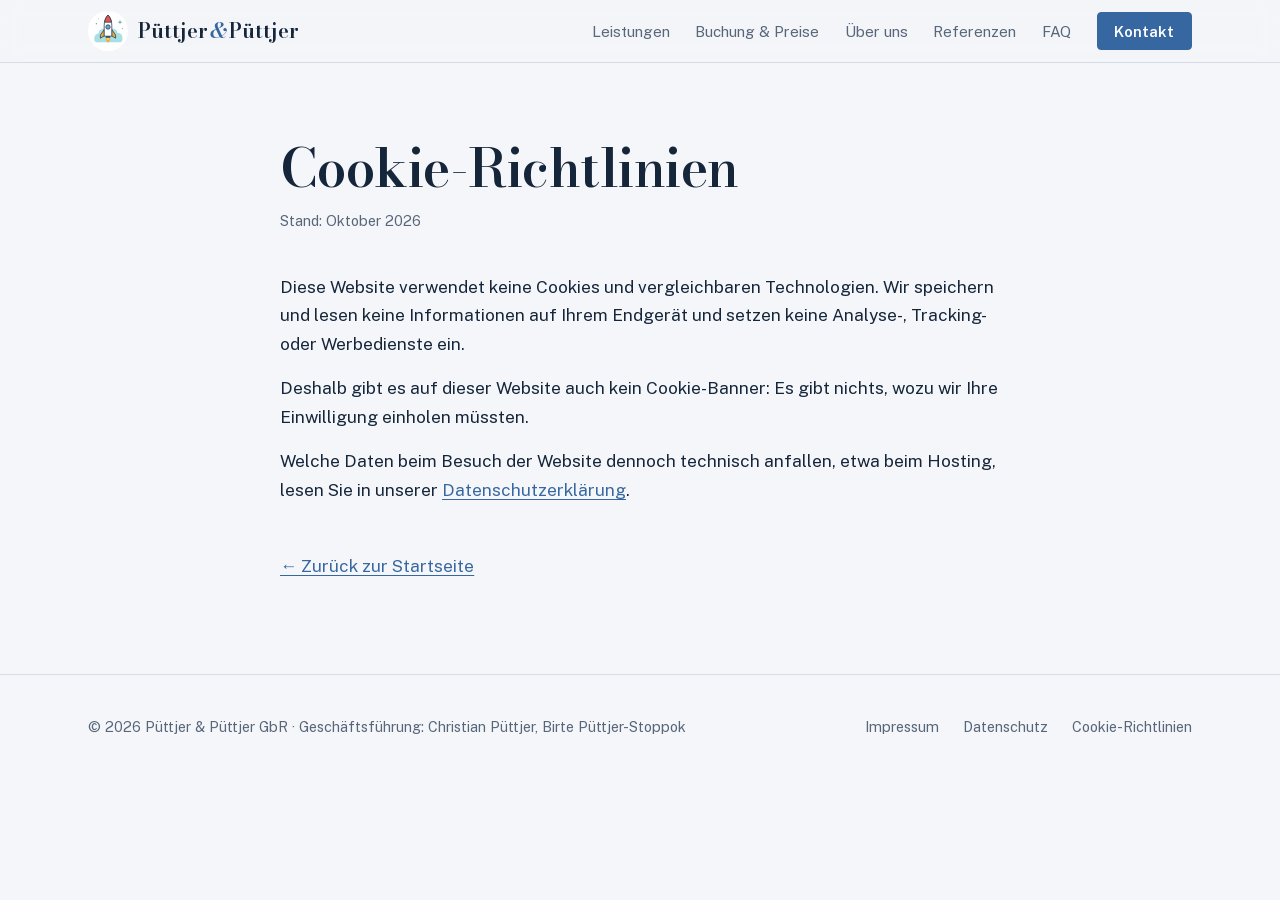
<file: cookie-richtlinien/index.html>
<!doctype html>
<html lang="de">
<head>
<meta charset="utf-8">
<meta name="viewport" content="width=device-width, initial-scale=1, viewport-fit=cover">
<title>Cookie-Richtlinien | Püttjer &amp; Püttjer</title>
<meta name="description" content="Diese Website verwendet keine Cookies.">
<!-- STAGING: keeps the github.io preview out of search results. Remove this line when the site goes live on puettjer-coaching.de. -->
<meta name="robots" content="noindex, follow">
<link rel="icon" href="../assets/logo-mark.svg" type="image/svg+xml">
<link rel="icon" href="../assets/favicon.png" sizes="64x64">
<link rel="apple-touch-icon" href="../assets/apple-touch-icon.png">
<link rel="preload" href="../assets/fonts/bodoni-moda-normal-400-700-latin.woff2" as="font" type="font/woff2" crossorigin>
<link rel="preload" href="../assets/fonts/public-sans-normal-variable-latin.woff2" as="font" type="font/woff2" crossorigin>
<link rel="stylesheet" href="../assets/fonts.css">
<link rel="stylesheet" href="../assets/site.css">
</head>
<body>
<header class="site-header">
  <div class="wrap">
    <a class="brand" href="../" aria-label="Püttjer &amp; Püttjer, zur Startseite">
      <img src="../assets/logo-mark.svg" alt="" width="40" height="40">
      <span>Püttjer<em>&amp;</em>Püttjer</span>
    </a>
    <nav class="nav" aria-label="Hauptnavigation">
      <a href="../#leistungen">Leistungen</a>
      <a href="../#preise">Buchung &amp; Preise</a>
      <a href="../#ueber-uns">Über uns</a>
      <a href="../#referenzen">Referenzen</a>
      <a href="../#faq">FAQ</a>
      <a class="btn" href="../#kontakt">Kontakt</a>
    </nav>
  </div>
</header>

<main class="legal">
  <div class="wrap">
    <h1>Cookie-Richtlinien</h1>
    <p class="updated">Stand: Oktober 2026</p>
    <p>Diese Website verwendet keine Cookies und vergleichbaren Technologien. Wir speichern und lesen keine Informationen auf Ihrem Endgerät und setzen keine Analyse-, Tracking- oder Werbedienste ein.</p>
    <p>Deshalb gibt es auf dieser Website auch kein Cookie-Banner: Es gibt nichts, wozu wir Ihre Einwilligung einholen müssten.</p>
    <p>Welche Daten beim Besuch der Website dennoch technisch anfallen, etwa beim Hosting, lesen Sie in unserer <a href="../datenschutz/">Datenschutzerklärung</a>.</p>
    <p class="back"><a href="../">← Zurück zur Startseite</a></p>
  </div>
</main>

<footer class="site-footer">
  <div class="wrap">
    <span>© <span id="year">2026</span> Püttjer &amp; Püttjer GbR · Geschäftsführung: Christian Püttjer, Birte Püttjer-Stoppok</span>
    <nav aria-label="Rechtliches">
      <a href="../impressum/">Impressum</a>
      <a href="../datenschutz/">Datenschutz</a>
      <a href="../cookie-richtlinien/">Cookie-Richtlinien</a>
    </nav>
  </div>
</footer>
<script>document.getElementById('year').textContent = new Date().getFullYear();</script>
</body>
</html>
</file>
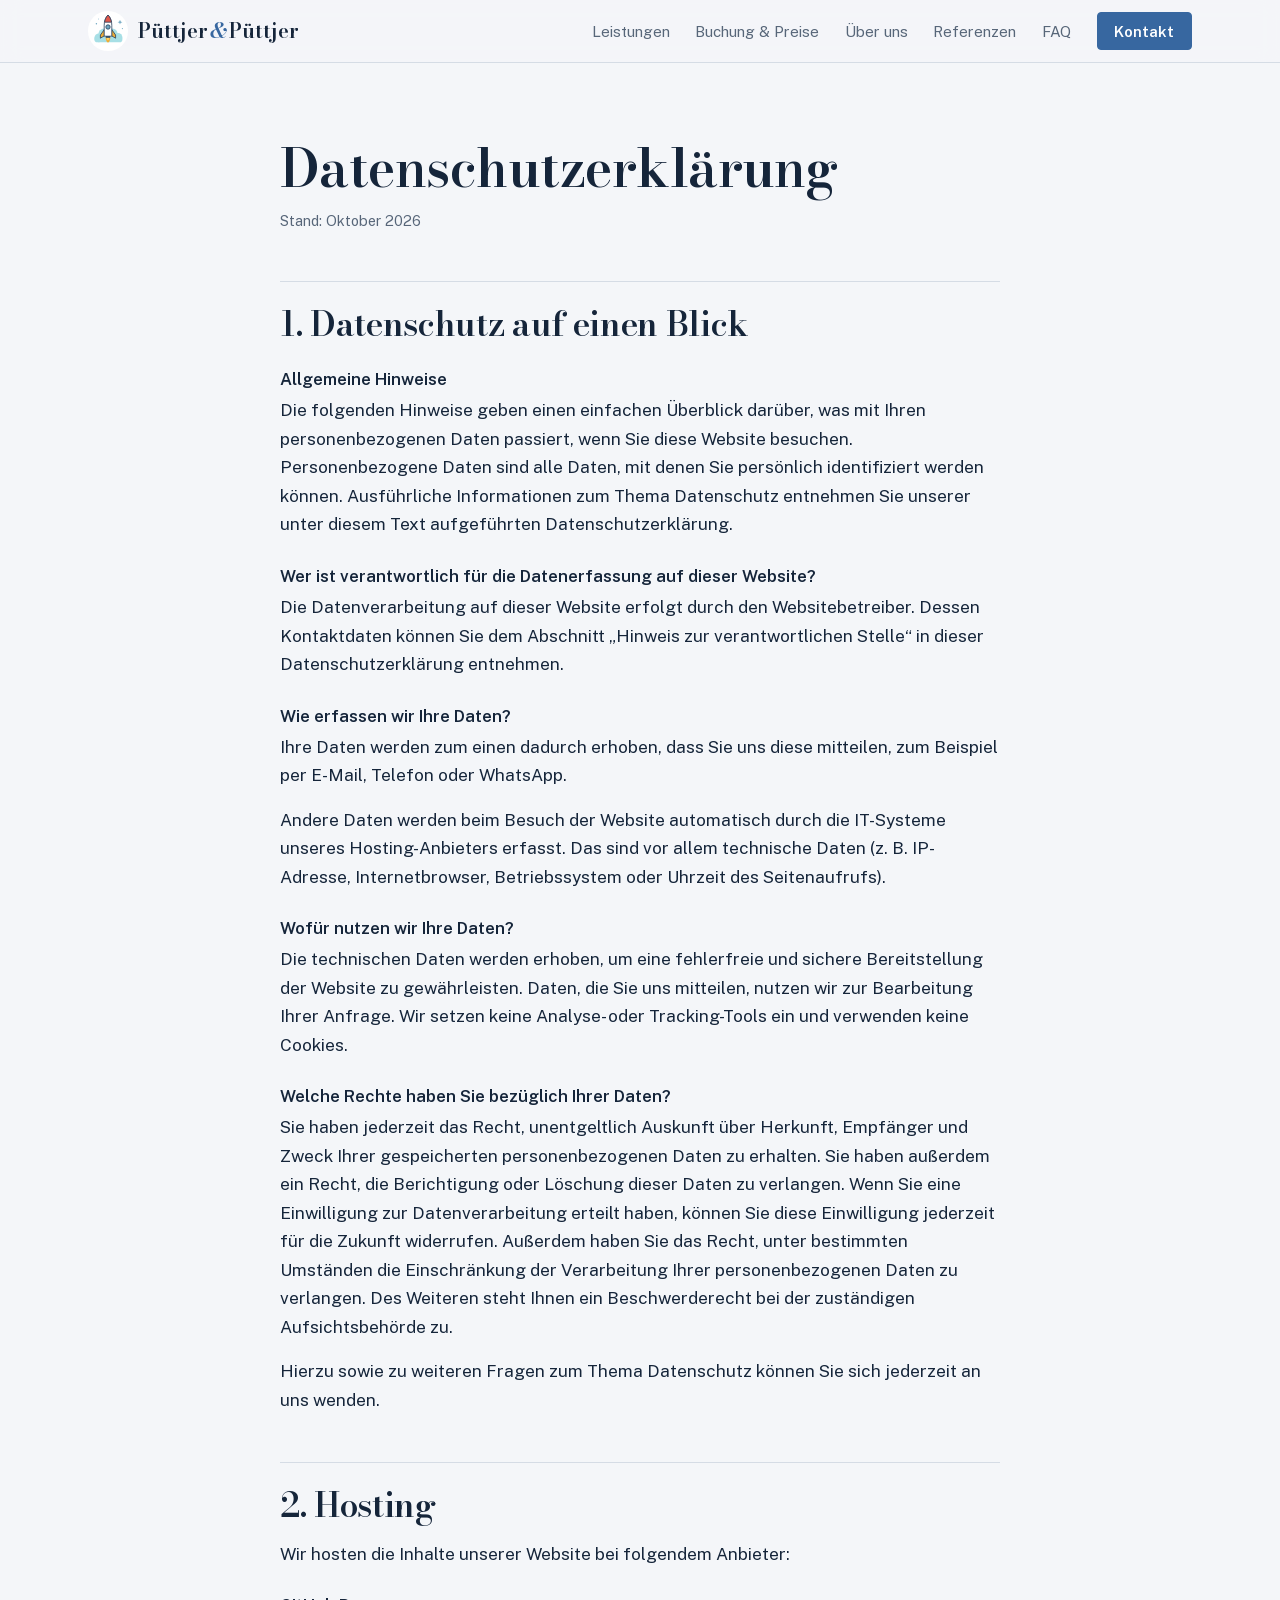
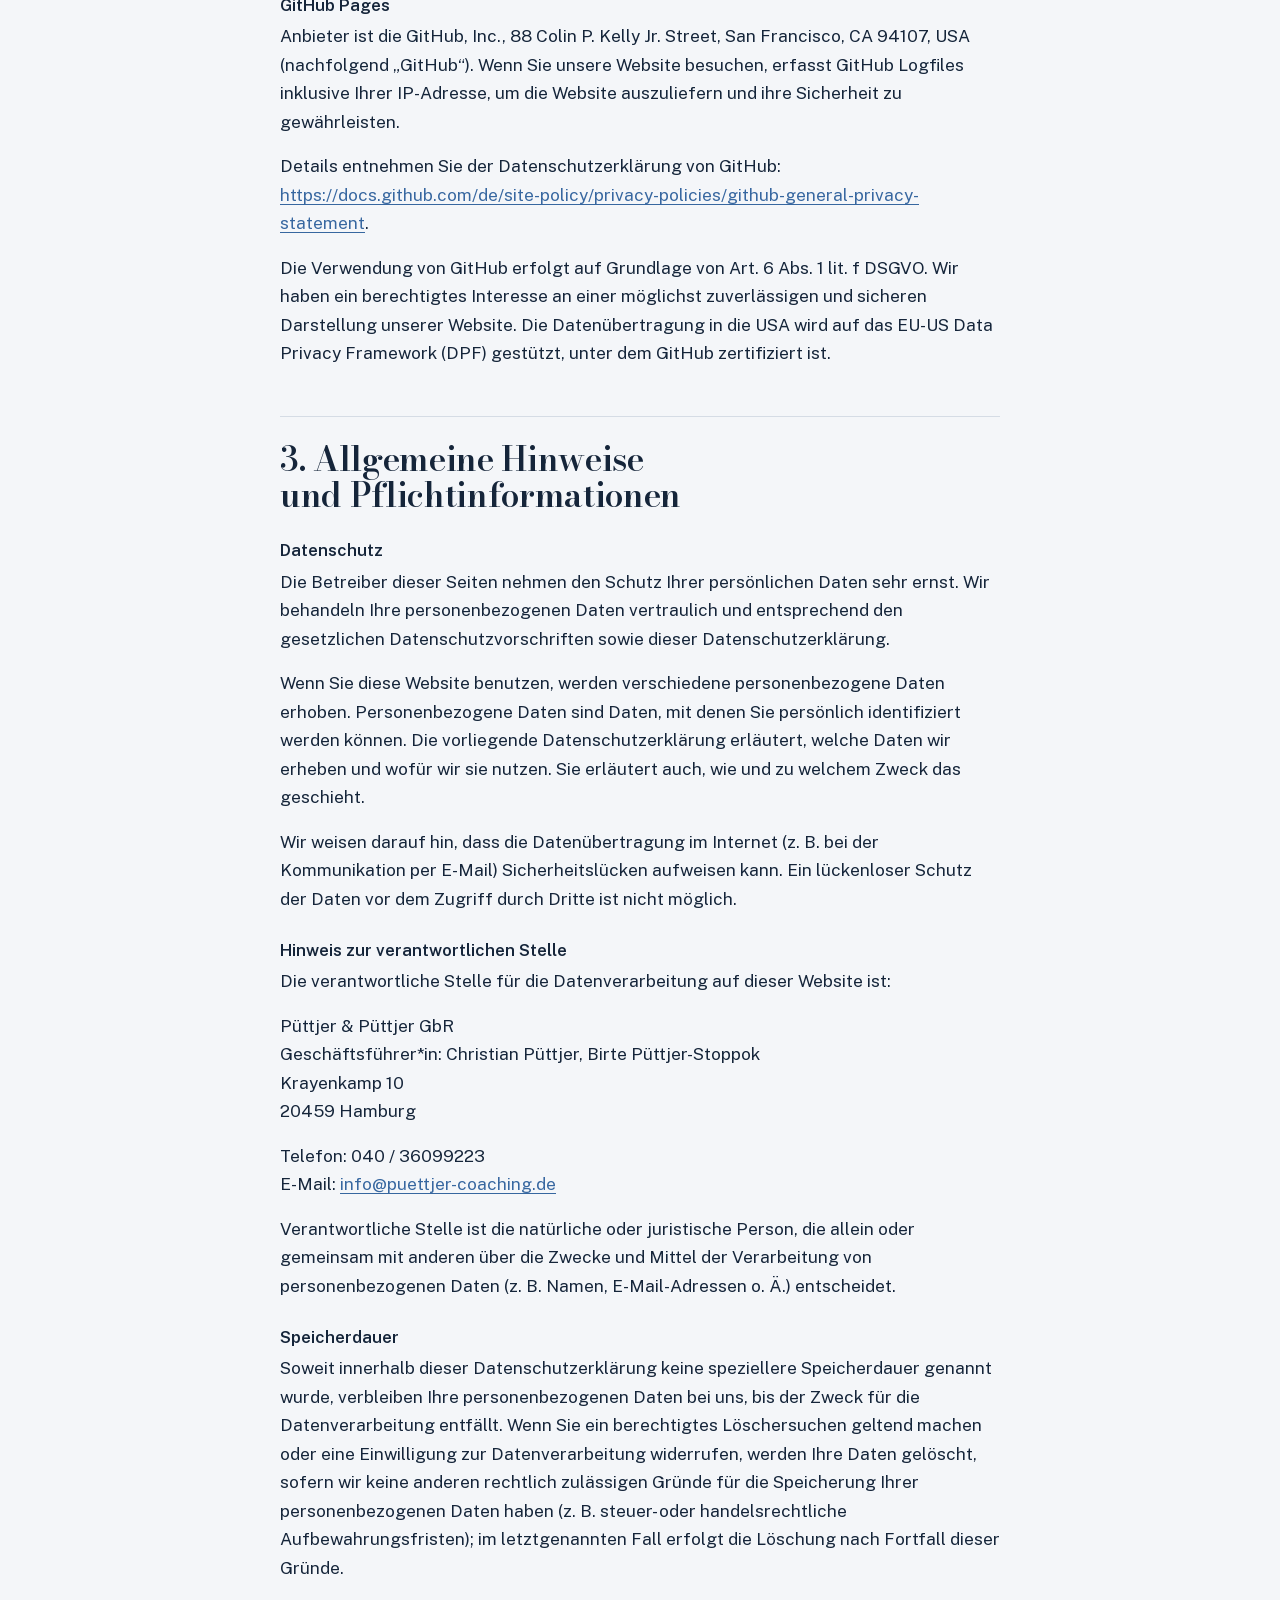
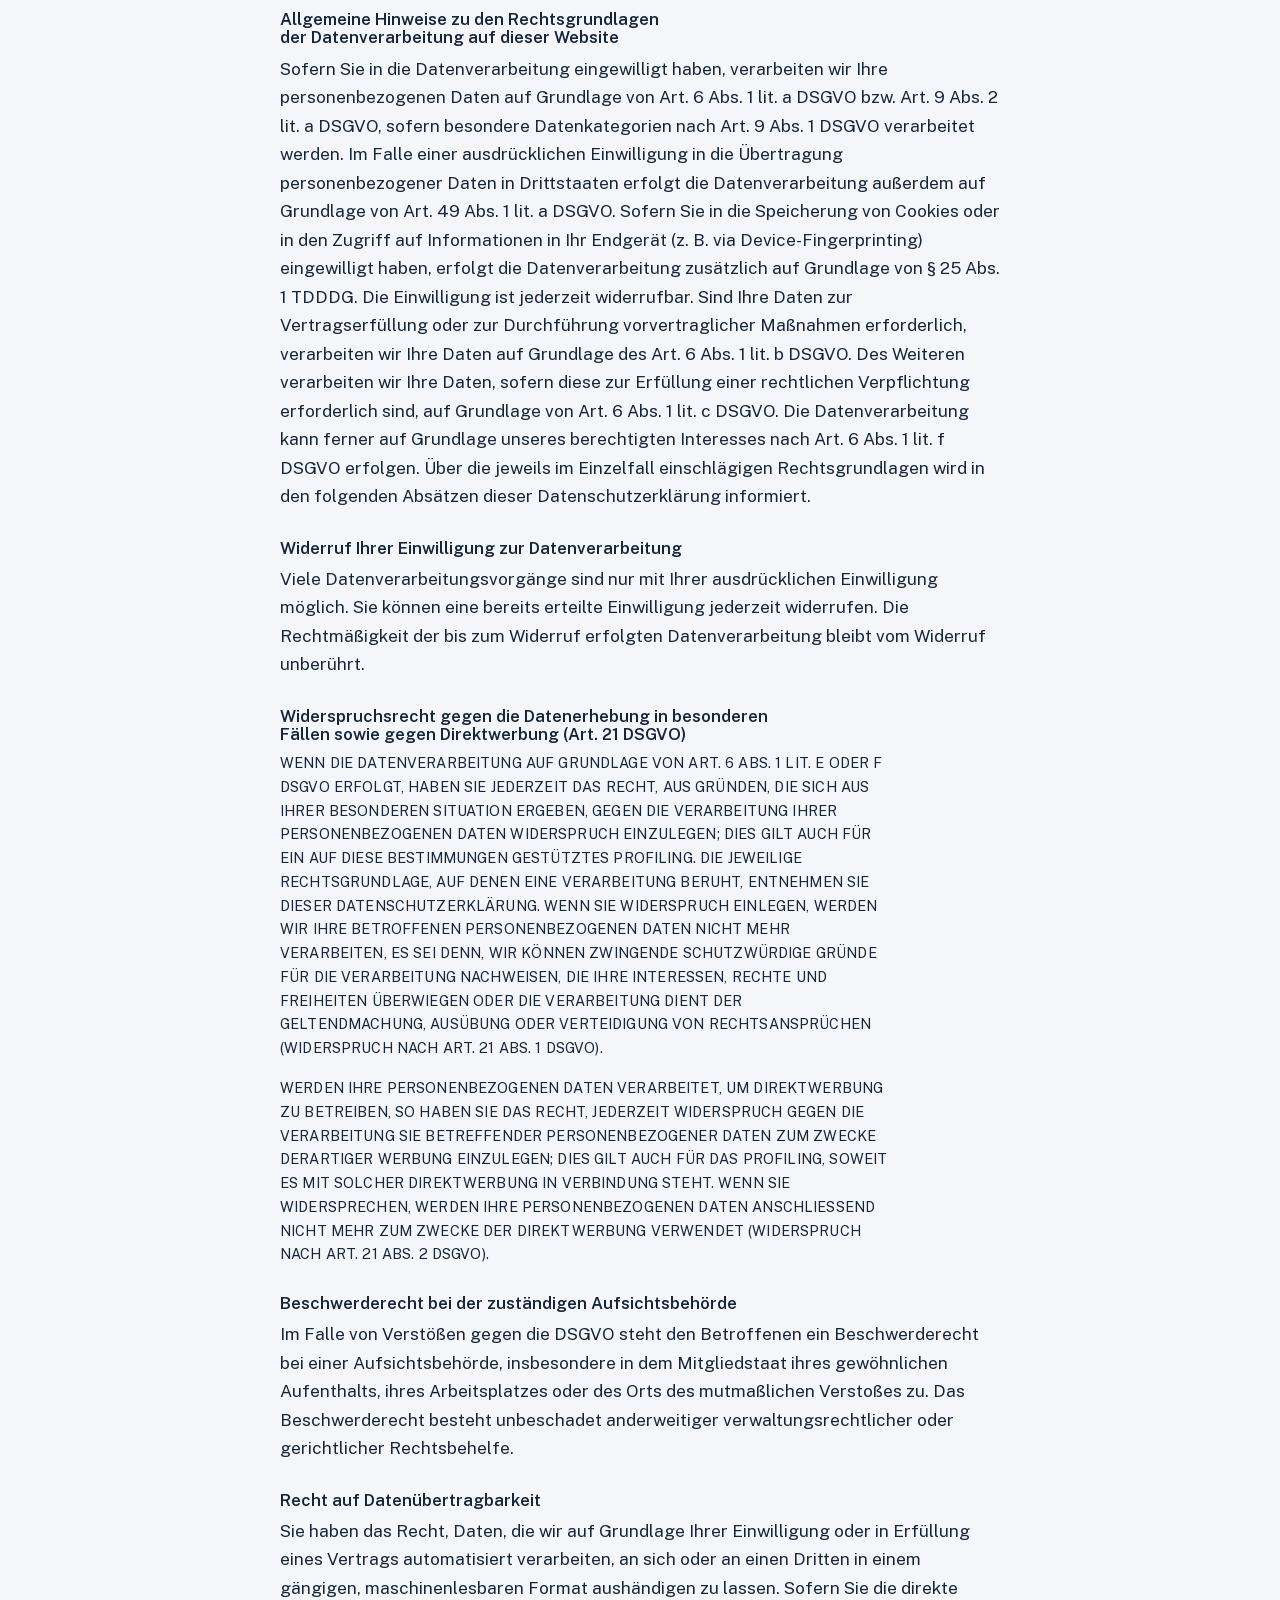
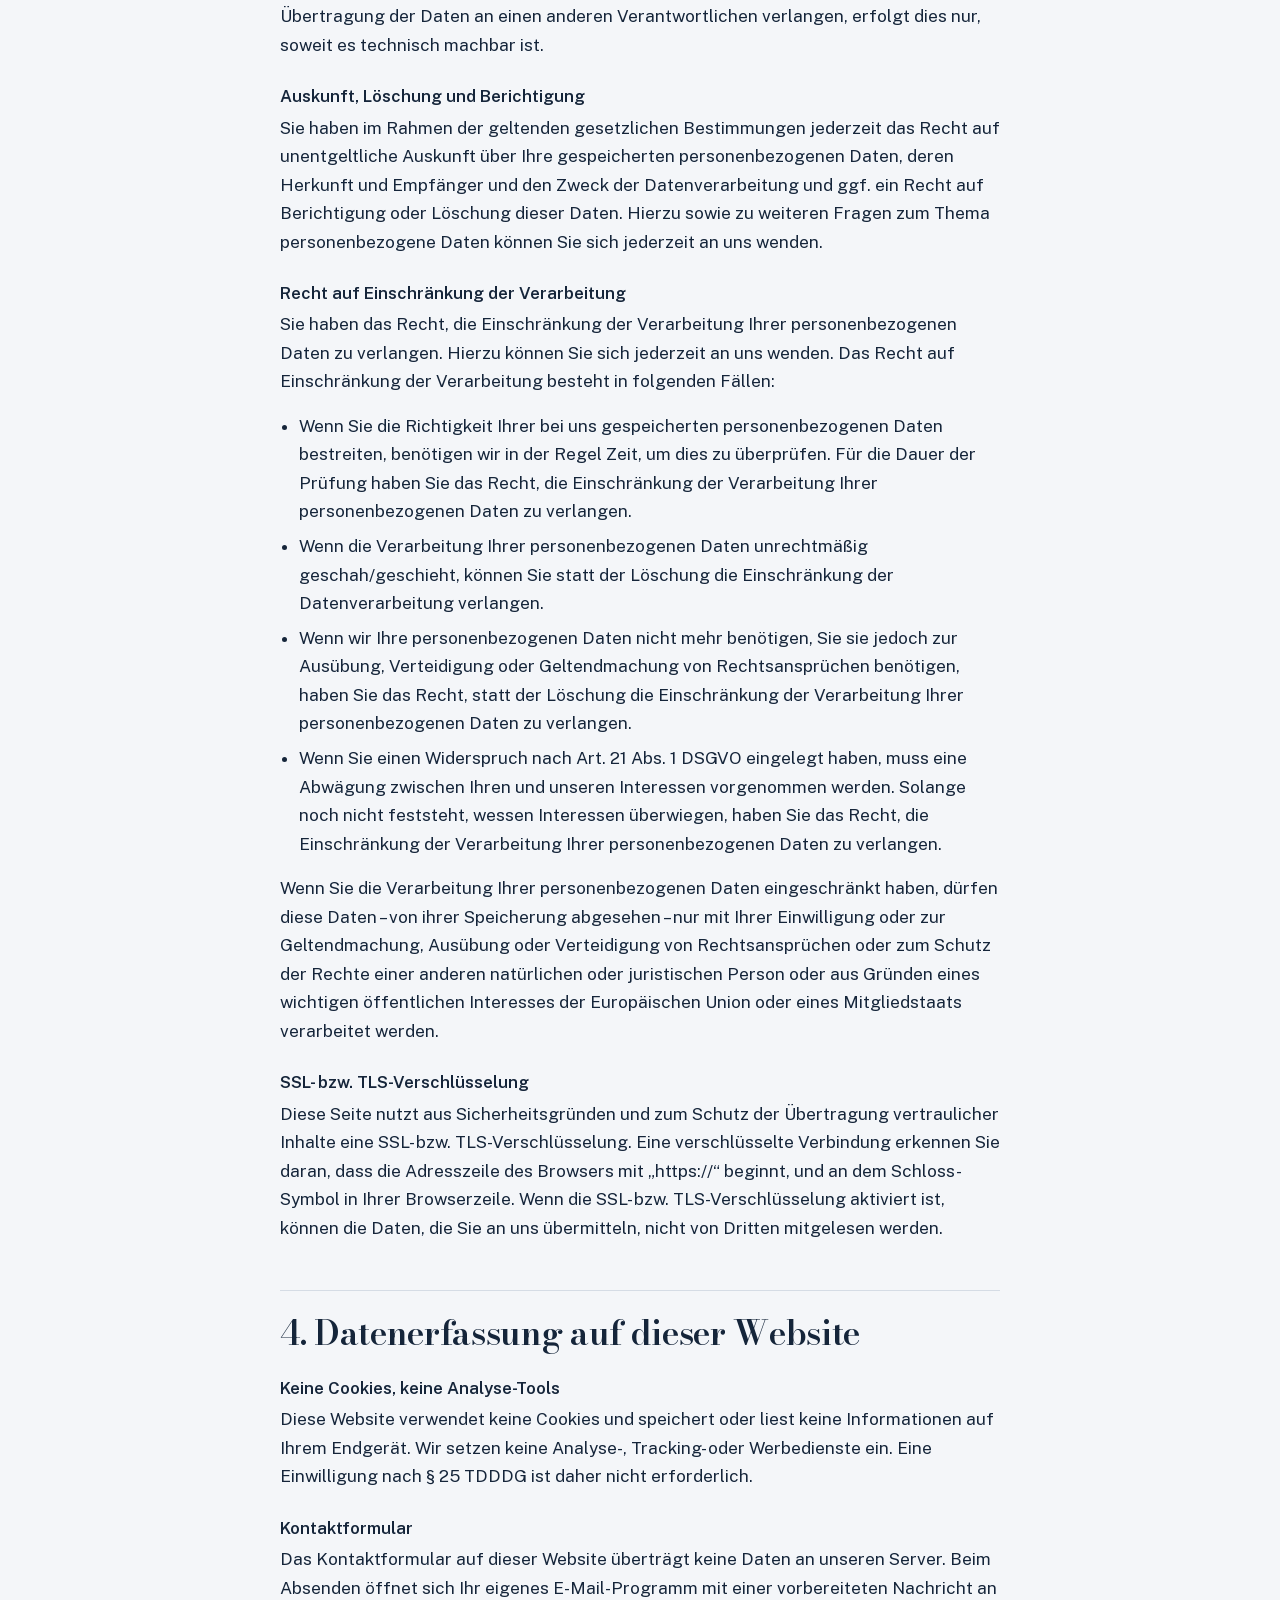
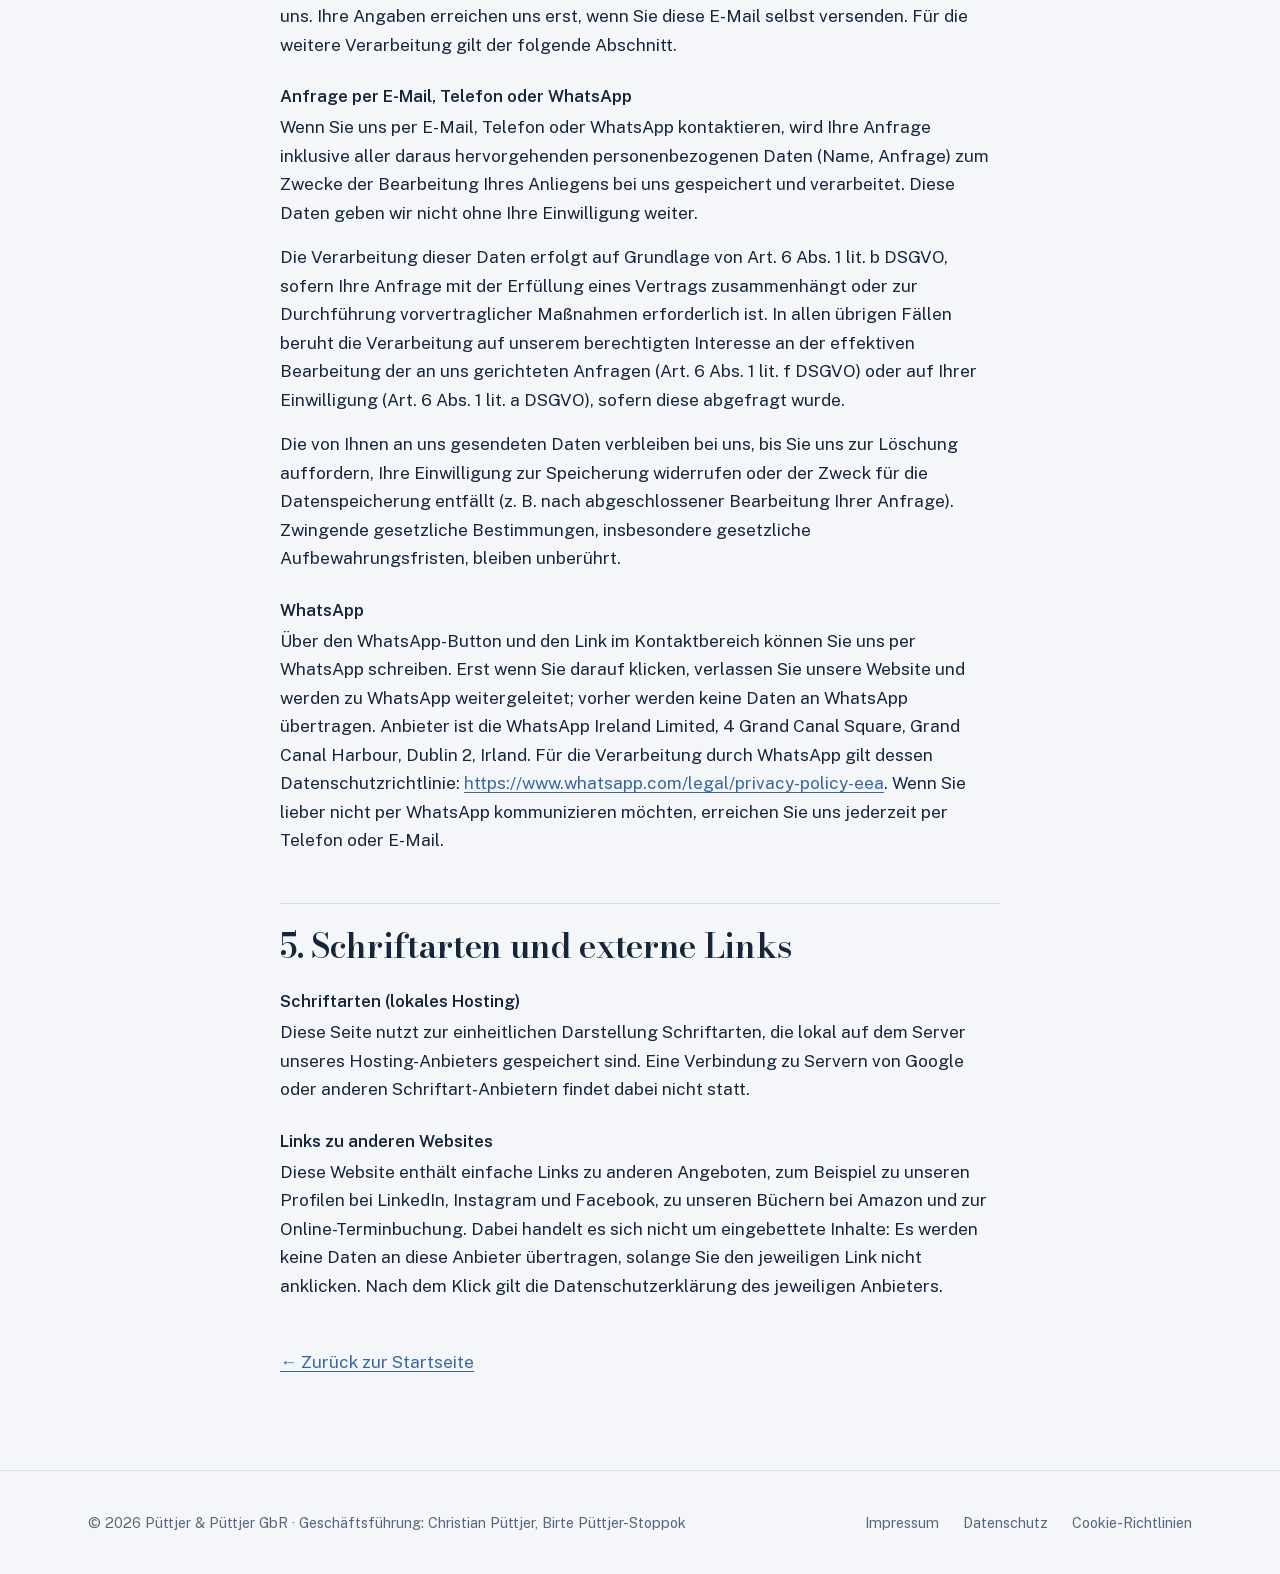
<file: datenschutz/index.html>
<!doctype html>
<html lang="de">
<head>
<meta charset="utf-8">
<meta name="viewport" content="width=device-width, initial-scale=1, viewport-fit=cover">
<title>Datenschutzerklärung | Püttjer &amp; Püttjer</title>
<meta name="description" content="Datenschutzerklärung der Püttjer &amp; Püttjer GbR.">
<!-- STAGING: keeps the github.io preview out of search results. Remove this line when the site goes live on puettjer-coaching.de. -->
<meta name="robots" content="noindex, follow">
<link rel="icon" href="../assets/logo-mark.svg" type="image/svg+xml">
<link rel="icon" href="../assets/favicon.png" sizes="64x64">
<link rel="apple-touch-icon" href="../assets/apple-touch-icon.png">
<link rel="preload" href="../assets/fonts/bodoni-moda-normal-400-700-latin.woff2" as="font" type="font/woff2" crossorigin>
<link rel="preload" href="../assets/fonts/public-sans-normal-variable-latin.woff2" as="font" type="font/woff2" crossorigin>
<link rel="stylesheet" href="../assets/fonts.css">
<link rel="stylesheet" href="../assets/site.css">
</head>
<body>
<header class="site-header">
  <div class="wrap">
    <a class="brand" href="../" aria-label="Püttjer &amp; Püttjer, zur Startseite">
      <img src="../assets/logo-mark.svg" alt="" width="40" height="40">
      <span>Püttjer<em>&amp;</em>Püttjer</span>
    </a>
    <nav class="nav" aria-label="Hauptnavigation">
      <a href="../#leistungen">Leistungen</a>
      <a href="../#preise">Buchung &amp; Preise</a>
      <a href="../#ueber-uns">Über uns</a>
      <a href="../#referenzen">Referenzen</a>
      <a href="../#faq">FAQ</a>
      <a class="btn" href="../#kontakt">Kontakt</a>
    </nav>
  </div>
</header>

<main class="legal">
  <div class="wrap">
    <h1>Datenschutzerklärung</h1>
    <p class="updated">Stand: Oktober 2026</p>

    <h2>1. Datenschutz auf einen Blick</h2>
    <h3>Allgemeine Hinweise</h3>
    <p>Die folgenden Hinweise geben einen einfachen Überblick darüber, was mit Ihren personenbezogenen Daten passiert, wenn Sie diese Website besuchen. Personenbezogene Daten sind alle Daten, mit denen Sie persönlich identifiziert werden können. Ausführliche Informationen zum Thema Datenschutz entnehmen Sie unserer unter diesem Text aufgeführten Datenschutzerklärung.</p>
    <h3>Wer ist verantwortlich für die Datenerfassung auf dieser Website?</h3>
    <p>Die Datenverarbeitung auf dieser Website erfolgt durch den Websitebetreiber. Dessen Kontaktdaten können Sie dem Abschnitt „Hinweis zur verantwortlichen Stelle“ in dieser Datenschutzerklärung entnehmen.</p>
    <h3>Wie erfassen wir Ihre Daten?</h3>
    <p>Ihre Daten werden zum einen dadurch erhoben, dass Sie uns diese mitteilen, zum Beispiel per E-Mail, Telefon oder WhatsApp.</p>
    <p>Andere Daten werden beim Besuch der Website automatisch durch die IT-Systeme unseres Hosting-Anbieters erfasst. Das sind vor allem technische Daten (z. B. IP-Adresse, Internetbrowser, Betriebssystem oder Uhrzeit des Seitenaufrufs).</p>
    <h3>Wofür nutzen wir Ihre Daten?</h3>
    <p>Die technischen Daten werden erhoben, um eine fehlerfreie und sichere Bereitstellung der Website zu gewährleisten. Daten, die Sie uns mitteilen, nutzen wir zur Bearbeitung Ihrer Anfrage. Wir setzen keine Analyse- oder Tracking-Tools ein und verwenden keine Cookies.</p>
    <h3>Welche Rechte haben Sie bezüglich Ihrer Daten?</h3>
    <p>Sie haben jederzeit das Recht, unentgeltlich Auskunft über Herkunft, Empfänger und Zweck Ihrer gespeicherten personenbezogenen Daten zu erhalten. Sie haben außerdem ein Recht, die Berichtigung oder Löschung dieser Daten zu verlangen. Wenn Sie eine Einwilligung zur Datenverarbeitung erteilt haben, können Sie diese Einwilligung jederzeit für die Zukunft widerrufen. Außerdem haben Sie das Recht, unter bestimmten Umständen die Einschränkung der Verarbeitung Ihrer personenbezogenen Daten zu verlangen. Des Weiteren steht Ihnen ein Beschwerderecht bei der zuständigen Aufsichtsbehörde zu.</p>
    <p>Hierzu sowie zu weiteren Fragen zum Thema Datenschutz können Sie sich jederzeit an uns wenden.</p>

    <h2>2. Hosting</h2>
    <p>Wir hosten die Inhalte unserer Website bei folgendem Anbieter:</p>
    <h3>GitHub Pages</h3>
    <p>Anbieter ist die GitHub, Inc., 88 Colin P. Kelly Jr. Street, San Francisco, CA 94107, USA (nachfolgend „GitHub“). Wenn Sie unsere Website besuchen, erfasst GitHub Logfiles inklusive Ihrer IP-Adresse, um die Website auszuliefern und ihre Sicherheit zu gewährleisten.</p>
    <p>Details entnehmen Sie der Datenschutzerklärung von GitHub: <a href="https://docs.github.com/de/site-policy/privacy-policies/github-general-privacy-statement">https://docs.github.com/de/site-policy/privacy-policies/github-general-privacy-statement</a>.</p>
    <p>Die Verwendung von GitHub erfolgt auf Grundlage von Art. 6 Abs. 1 lit. f DSGVO. Wir haben ein berechtigtes Interesse an einer möglichst zuverlässigen und sicheren Darstellung unserer Website. Die Datenübertragung in die USA wird auf das EU-US Data Privacy Framework (DPF) gestützt, unter dem GitHub zertifiziert ist.</p>

    <h2>3. Allgemeine Hinweise und Pflichtinformationen</h2>
    <h3>Datenschutz</h3>
    <p>Die Betreiber dieser Seiten nehmen den Schutz Ihrer persönlichen Daten sehr ernst. Wir behandeln Ihre personenbezogenen Daten vertraulich und entsprechend den gesetzlichen Datenschutzvorschriften sowie dieser Datenschutzerklärung.</p>
    <p>Wenn Sie diese Website benutzen, werden verschiedene personenbezogene Daten erhoben. Personenbezogene Daten sind Daten, mit denen Sie persönlich identifiziert werden können. Die vorliegende Datenschutzerklärung erläutert, welche Daten wir erheben und wofür wir sie nutzen. Sie erläutert auch, wie und zu welchem Zweck das geschieht.</p>
    <p>Wir weisen darauf hin, dass die Datenübertragung im Internet (z. B. bei der Kommunikation per E-Mail) Sicherheitslücken aufweisen kann. Ein lückenloser Schutz der Daten vor dem Zugriff durch Dritte ist nicht möglich.</p>

    <h3>Hinweis zur verantwortlichen Stelle</h3>
    <p>Die verantwortliche Stelle für die Datenverarbeitung auf dieser Website ist:</p>
    <address>
Püttjer &amp; Püttjer GbR<br>
Geschäftsführer*in: Christian Püttjer, Birte Püttjer-Stoppok<br>
Krayenkamp 10<br>
20459 Hamburg
</address>
    <p>Telefon: 040 / 36099223<br>E-Mail: <a href="mailto:info@puettjer-coaching.de">info@puettjer-coaching.de</a></p>
    <p>Verantwortliche Stelle ist die natürliche oder juristische Person, die allein oder gemeinsam mit anderen über die Zwecke und Mittel der Verarbeitung von personenbezogenen Daten (z. B. Namen, E-Mail-Adressen o. Ä.) entscheidet.</p>

    <h3>Speicherdauer</h3>
    <p>Soweit innerhalb dieser Datenschutzerklärung keine speziellere Speicherdauer genannt wurde, verbleiben Ihre personenbezogenen Daten bei uns, bis der Zweck für die Datenverarbeitung entfällt. Wenn Sie ein berechtigtes Löschersuchen geltend machen oder eine Einwilligung zur Datenverarbeitung widerrufen, werden Ihre Daten gelöscht, sofern wir keine anderen rechtlich zulässigen Gründe für die Speicherung Ihrer personenbezogenen Daten haben (z. B. steuer- oder handelsrechtliche Aufbewahrungsfristen); im letztgenannten Fall erfolgt die Löschung nach Fortfall dieser Gründe.</p>

    <h3>Allgemeine Hinweise zu den Rechtsgrundlagen der Datenverarbeitung auf dieser Website</h3>
    <p>Sofern Sie in die Datenverarbeitung eingewilligt haben, verarbeiten wir Ihre personenbezogenen Daten auf Grundlage von Art. 6 Abs. 1 lit. a DSGVO bzw. Art. 9 Abs. 2 lit. a DSGVO, sofern besondere Datenkategorien nach Art. 9 Abs. 1 DSGVO verarbeitet werden. Im Falle einer ausdrücklichen Einwilligung in die Übertragung personenbezogener Daten in Drittstaaten erfolgt die Datenverarbeitung außerdem auf Grundlage von Art. 49 Abs. 1 lit. a DSGVO. Sofern Sie in die Speicherung von Cookies oder in den Zugriff auf Informationen in Ihr Endgerät (z. B. via Device-Fingerprinting) eingewilligt haben, erfolgt die Datenverarbeitung zusätzlich auf Grundlage von § 25 Abs. 1 TDDDG. Die Einwilligung ist jederzeit widerrufbar. Sind Ihre Daten zur Vertragserfüllung oder zur Durchführung vorvertraglicher Maßnahmen erforderlich, verarbeiten wir Ihre Daten auf Grundlage des Art. 6 Abs. 1 lit. b DSGVO. Des Weiteren verarbeiten wir Ihre Daten, sofern diese zur Erfüllung einer rechtlichen Verpflichtung erforderlich sind, auf Grundlage von Art. 6 Abs. 1 lit. c DSGVO. Die Datenverarbeitung kann ferner auf Grundlage unseres berechtigten Interesses nach Art. 6 Abs. 1 lit. f DSGVO erfolgen. Über die jeweils im Einzelfall einschlägigen Rechtsgrundlagen wird in den folgenden Absätzen dieser Datenschutzerklärung informiert.</p>

    <h3>Widerruf Ihrer Einwilligung zur Datenverarbeitung</h3>
    <p>Viele Datenverarbeitungsvorgänge sind nur mit Ihrer ausdrücklichen Einwilligung möglich. Sie können eine bereits erteilte Einwilligung jederzeit widerrufen. Die Rechtmäßigkeit der bis zum Widerruf erfolgten Datenverarbeitung bleibt vom Widerruf unberührt.</p>

    <h3>Widerspruchsrecht gegen die Datenerhebung in besonderen Fällen sowie gegen Direktwerbung (Art. 21 DSGVO)</h3>
    <p class="loud">WENN DIE DATENVERARBEITUNG AUF GRUNDLAGE VON ART. 6 ABS. 1 LIT. E ODER F DSGVO ERFOLGT, HABEN SIE JEDERZEIT DAS RECHT, AUS GRÜNDEN, DIE SICH AUS IHRER BESONDEREN SITUATION ERGEBEN, GEGEN DIE VERARBEITUNG IHRER PERSONENBEZOGENEN DATEN WIDERSPRUCH EINZULEGEN; DIES GILT AUCH FÜR EIN AUF DIESE BESTIMMUNGEN GESTÜTZTES PROFILING. DIE JEWEILIGE RECHTSGRUNDLAGE, AUF DENEN EINE VERARBEITUNG BERUHT, ENTNEHMEN SIE DIESER DATENSCHUTZERKLÄRUNG. WENN SIE WIDERSPRUCH EINLEGEN, WERDEN WIR IHRE BETROFFENEN PERSONENBEZOGENEN DATEN NICHT MEHR VERARBEITEN, ES SEI DENN, WIR KÖNNEN ZWINGENDE SCHUTZWÜRDIGE GRÜNDE FÜR DIE VERARBEITUNG NACHWEISEN, DIE IHRE INTERESSEN, RECHTE UND FREIHEITEN ÜBERWIEGEN ODER DIE VERARBEITUNG DIENT DER GELTENDMACHUNG, AUSÜBUNG ODER VERTEIDIGUNG VON RECHTSANSPRÜCHEN (WIDERSPRUCH NACH ART. 21 ABS. 1 DSGVO).</p>
    <p class="loud">WERDEN IHRE PERSONENBEZOGENEN DATEN VERARBEITET, UM DIREKTWERBUNG ZU BETREIBEN, SO HABEN SIE DAS RECHT, JEDERZEIT WIDERSPRUCH GEGEN DIE VERARBEITUNG SIE BETREFFENDER PERSONENBEZOGENER DATEN ZUM ZWECKE DERARTIGER WERBUNG EINZULEGEN; DIES GILT AUCH FÜR DAS PROFILING, SOWEIT ES MIT SOLCHER DIREKTWERBUNG IN VERBINDUNG STEHT. WENN SIE WIDERSPRECHEN, WERDEN IHRE PERSONENBEZOGENEN DATEN ANSCHLIESSEND NICHT MEHR ZUM ZWECKE DER DIREKTWERBUNG VERWENDET (WIDERSPRUCH NACH ART. 21 ABS. 2 DSGVO).</p>

    <h3>Beschwerderecht bei der zuständigen Aufsichtsbehörde</h3>
    <p>Im Falle von Verstößen gegen die DSGVO steht den Betroffenen ein Beschwerderecht bei einer Aufsichtsbehörde, insbesondere in dem Mitgliedstaat ihres gewöhnlichen Aufenthalts, ihres Arbeitsplatzes oder des Orts des mutmaßlichen Verstoßes zu. Das Beschwerderecht besteht unbeschadet anderweitiger verwaltungsrechtlicher oder gerichtlicher Rechtsbehelfe.</p>

    <h3>Recht auf Datenübertragbarkeit</h3>
    <p>Sie haben das Recht, Daten, die wir auf Grundlage Ihrer Einwilligung oder in Erfüllung eines Vertrags automatisiert verarbeiten, an sich oder an einen Dritten in einem gängigen, maschinenlesbaren Format aushändigen zu lassen. Sofern Sie die direkte Übertragung der Daten an einen anderen Verantwortlichen verlangen, erfolgt dies nur, soweit es technisch machbar ist.</p>

    <h3>Auskunft, Löschung und Berichtigung</h3>
    <p>Sie haben im Rahmen der geltenden gesetzlichen Bestimmungen jederzeit das Recht auf unentgeltliche Auskunft über Ihre gespeicherten personenbezogenen Daten, deren Herkunft und Empfänger und den Zweck der Datenverarbeitung und ggf. ein Recht auf Berichtigung oder Löschung dieser Daten. Hierzu sowie zu weiteren Fragen zum Thema personenbezogene Daten können Sie sich jederzeit an uns wenden.</p>

    <h3>Recht auf Einschränkung der Verarbeitung</h3>
    <p>Sie haben das Recht, die Einschränkung der Verarbeitung Ihrer personenbezogenen Daten zu verlangen. Hierzu können Sie sich jederzeit an uns wenden. Das Recht auf Einschränkung der Verarbeitung besteht in folgenden Fällen:</p>
    <ul>
      <li>Wenn Sie die Richtigkeit Ihrer bei uns gespeicherten personenbezogenen Daten bestreiten, benötigen wir in der Regel Zeit, um dies zu überprüfen. Für die Dauer der Prüfung haben Sie das Recht, die Einschränkung der Verarbeitung Ihrer personenbezogenen Daten zu verlangen.</li>
      <li>Wenn die Verarbeitung Ihrer personenbezogenen Daten unrechtmäßig geschah/geschieht, können Sie statt der Löschung die Einschränkung der Datenverarbeitung verlangen.</li>
      <li>Wenn wir Ihre personenbezogenen Daten nicht mehr benötigen, Sie sie jedoch zur Ausübung, Verteidigung oder Geltendmachung von Rechtsansprüchen benötigen, haben Sie das Recht, statt der Löschung die Einschränkung der Verarbeitung Ihrer personenbezogenen Daten zu verlangen.</li>
      <li>Wenn Sie einen Widerspruch nach Art. 21 Abs. 1 DSGVO eingelegt haben, muss eine Abwägung zwischen Ihren und unseren Interessen vorgenommen werden. Solange noch nicht feststeht, wessen Interessen überwiegen, haben Sie das Recht, die Einschränkung der Verarbeitung Ihrer personenbezogenen Daten zu verlangen.</li>
    </ul>
    <p>Wenn Sie die Verarbeitung Ihrer personenbezogenen Daten eingeschränkt haben, dürfen diese Daten – von ihrer Speicherung abgesehen – nur mit Ihrer Einwilligung oder zur Geltendmachung, Ausübung oder Verteidigung von Rechtsansprüchen oder zum Schutz der Rechte einer anderen natürlichen oder juristischen Person oder aus Gründen eines wichtigen öffentlichen Interesses der Europäischen Union oder eines Mitgliedstaats verarbeitet werden.</p>

    <h3>SSL- bzw. TLS-Verschlüsselung</h3>
    <p>Diese Seite nutzt aus Sicherheitsgründen und zum Schutz der Übertragung vertraulicher Inhalte eine SSL- bzw. TLS-Verschlüsselung. Eine verschlüsselte Verbindung erkennen Sie daran, dass die Adresszeile des Browsers mit „https://“ beginnt, und an dem Schloss-Symbol in Ihrer Browserzeile. Wenn die SSL- bzw. TLS-Verschlüsselung aktiviert ist, können die Daten, die Sie an uns übermitteln, nicht von Dritten mitgelesen werden.</p>

    <h2>4. Datenerfassung auf dieser Website</h2>
    <h3>Keine Cookies, keine Analyse-Tools</h3>
    <p>Diese Website verwendet keine Cookies und speichert oder liest keine Informationen auf Ihrem Endgerät. Wir setzen keine Analyse-, Tracking- oder Werbedienste ein. Eine Einwilligung nach § 25 TDDDG ist daher nicht erforderlich.</p>

    <h3>Kontaktformular</h3>
    <p>Das Kontaktformular auf dieser Website überträgt keine Daten an unseren Server. Beim Absenden öffnet sich Ihr eigenes E-Mail-Programm mit einer vorbereiteten Nachricht an uns. Ihre Angaben erreichen uns erst, wenn Sie diese E-Mail selbst versenden. Für die weitere Verarbeitung gilt der folgende Abschnitt.</p>

    <h3>Anfrage per E-Mail, Telefon oder WhatsApp</h3>
    <p>Wenn Sie uns per E-Mail, Telefon oder WhatsApp kontaktieren, wird Ihre Anfrage inklusive aller daraus hervorgehenden personenbezogenen Daten (Name, Anfrage) zum Zwecke der Bearbeitung Ihres Anliegens bei uns gespeichert und verarbeitet. Diese Daten geben wir nicht ohne Ihre Einwilligung weiter.</p>
    <p>Die Verarbeitung dieser Daten erfolgt auf Grundlage von Art. 6 Abs. 1 lit. b DSGVO, sofern Ihre Anfrage mit der Erfüllung eines Vertrags zusammenhängt oder zur Durchführung vorvertraglicher Maßnahmen erforderlich ist. In allen übrigen Fällen beruht die Verarbeitung auf unserem berechtigten Interesse an der effektiven Bearbeitung der an uns gerichteten Anfragen (Art. 6 Abs. 1 lit. f DSGVO) oder auf Ihrer Einwilligung (Art. 6 Abs. 1 lit. a DSGVO), sofern diese abgefragt wurde.</p>
    <p>Die von Ihnen an uns gesendeten Daten verbleiben bei uns, bis Sie uns zur Löschung auffordern, Ihre Einwilligung zur Speicherung widerrufen oder der Zweck für die Datenspeicherung entfällt (z. B. nach abgeschlossener Bearbeitung Ihrer Anfrage). Zwingende gesetzliche Bestimmungen, insbesondere gesetzliche Aufbewahrungsfristen, bleiben unberührt.</p>

    <h3>WhatsApp</h3>
    <p>Über den WhatsApp-Button und den Link im Kontaktbereich können Sie uns per WhatsApp schreiben. Erst wenn Sie darauf klicken, verlassen Sie unsere Website und werden zu WhatsApp weitergeleitet; vorher werden keine Daten an WhatsApp übertragen. Anbieter ist die WhatsApp Ireland Limited, 4 Grand Canal Square, Grand Canal Harbour, Dublin 2, Irland. Für die Verarbeitung durch WhatsApp gilt dessen Datenschutzrichtlinie: <a href="https://www.whatsapp.com/legal/privacy-policy-eea">https://www.whatsapp.com/legal/privacy-policy-eea</a>. Wenn Sie lieber nicht per WhatsApp kommunizieren möchten, erreichen Sie uns jederzeit per Telefon oder E-Mail.</p>

    <h2>5. Schriftarten und externe Links</h2>
    <h3>Schriftarten (lokales Hosting)</h3>
    <p>Diese Seite nutzt zur einheitlichen Darstellung Schriftarten, die lokal auf dem Server unseres Hosting-Anbieters gespeichert sind. Eine Verbindung zu Servern von Google oder anderen Schriftart-Anbietern findet dabei nicht statt.</p>
    <h3>Links zu anderen Websites</h3>
    <p>Diese Website enthält einfache Links zu anderen Angeboten, zum Beispiel zu unseren Profilen bei LinkedIn, Instagram und Facebook, zu unseren Büchern bei Amazon und zur Online-Terminbuchung. Dabei handelt es sich nicht um eingebettete Inhalte: Es werden keine Daten an diese Anbieter übertragen, solange Sie den jeweiligen Link nicht anklicken. Nach dem Klick gilt die Datenschutzerklärung des jeweiligen Anbieters.</p>
    <p class="back"><a href="../">← Zurück zur Startseite</a></p>
  </div>
</main>

<footer class="site-footer">
  <div class="wrap">
    <span>© <span id="year">2026</span> Püttjer &amp; Püttjer GbR · Geschäftsführung: Christian Püttjer, Birte Püttjer-Stoppok</span>
    <nav aria-label="Rechtliches">
      <a href="../impressum/">Impressum</a>
      <a href="../datenschutz/">Datenschutz</a>
      <a href="../cookie-richtlinien/">Cookie-Richtlinien</a>
    </nav>
  </div>
</footer>
<script>document.getElementById('year').textContent = new Date().getFullYear();</script>
</body>
</html>
</file>
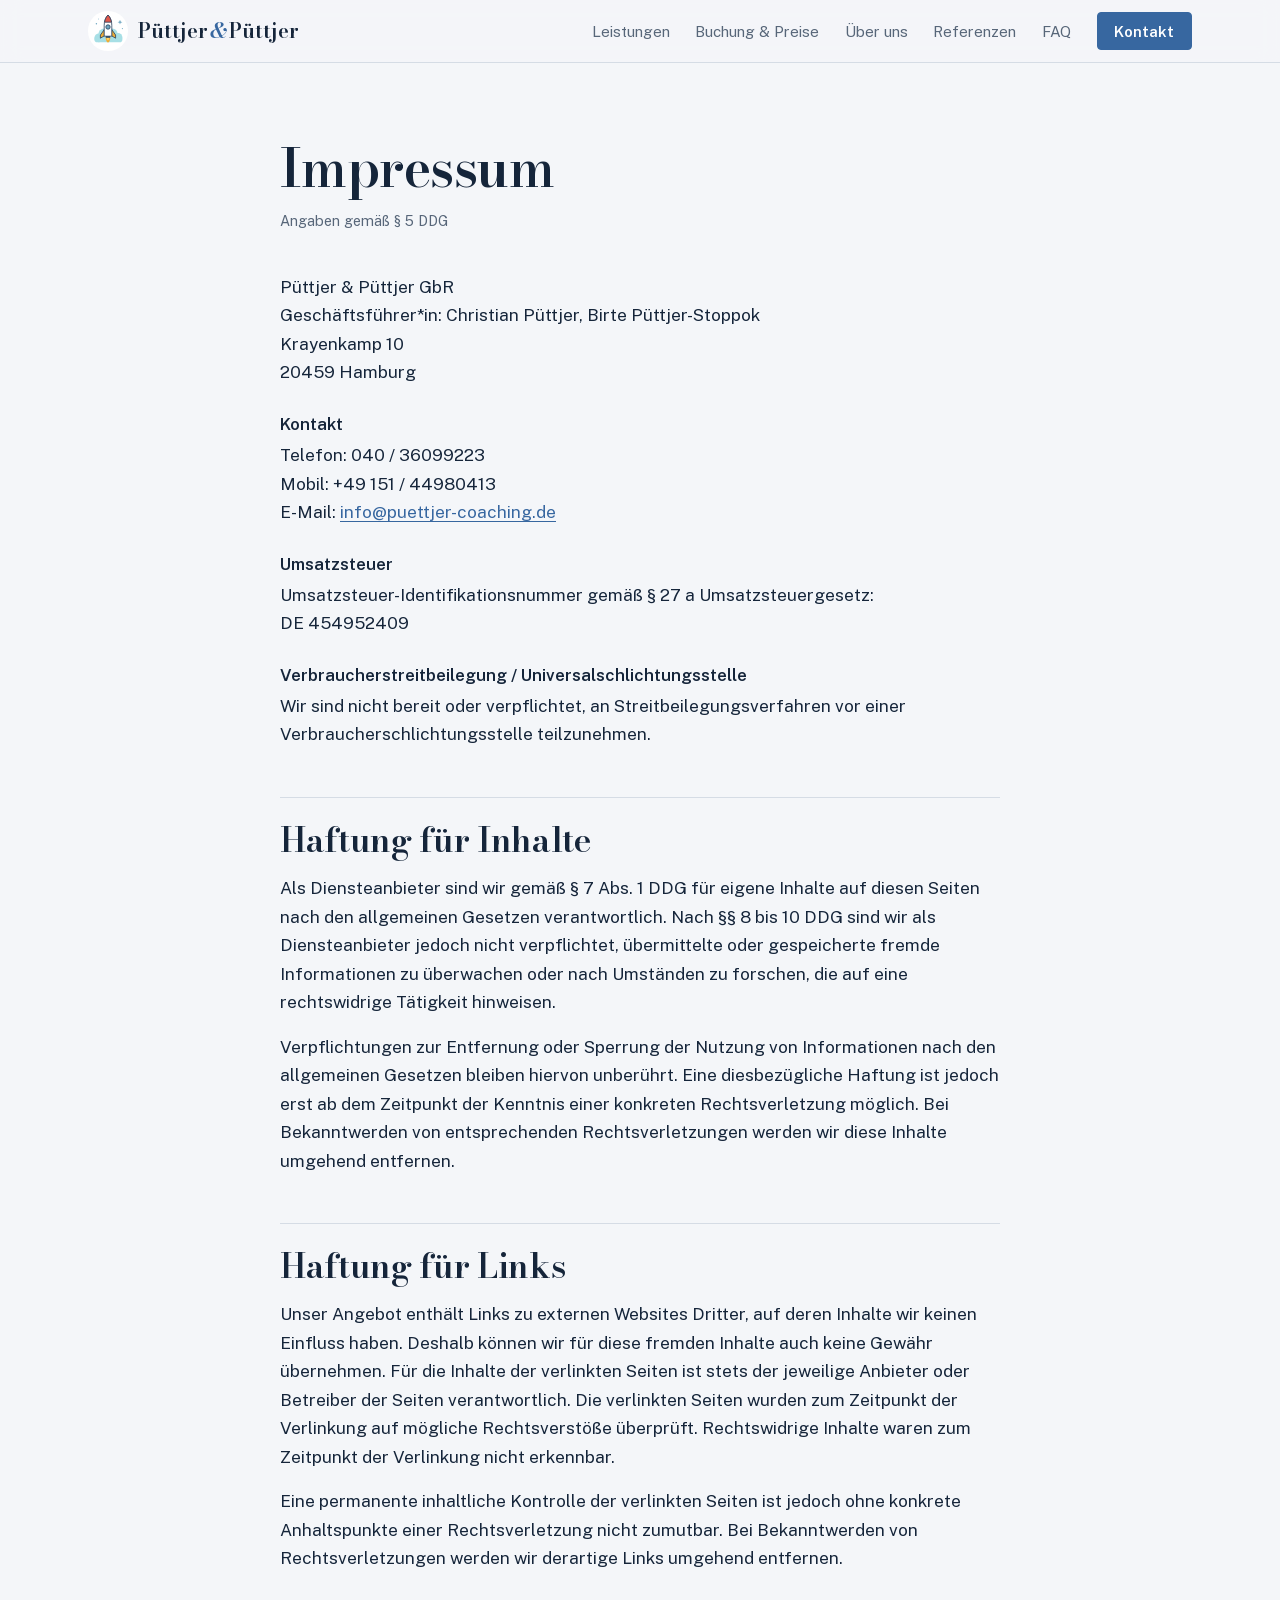
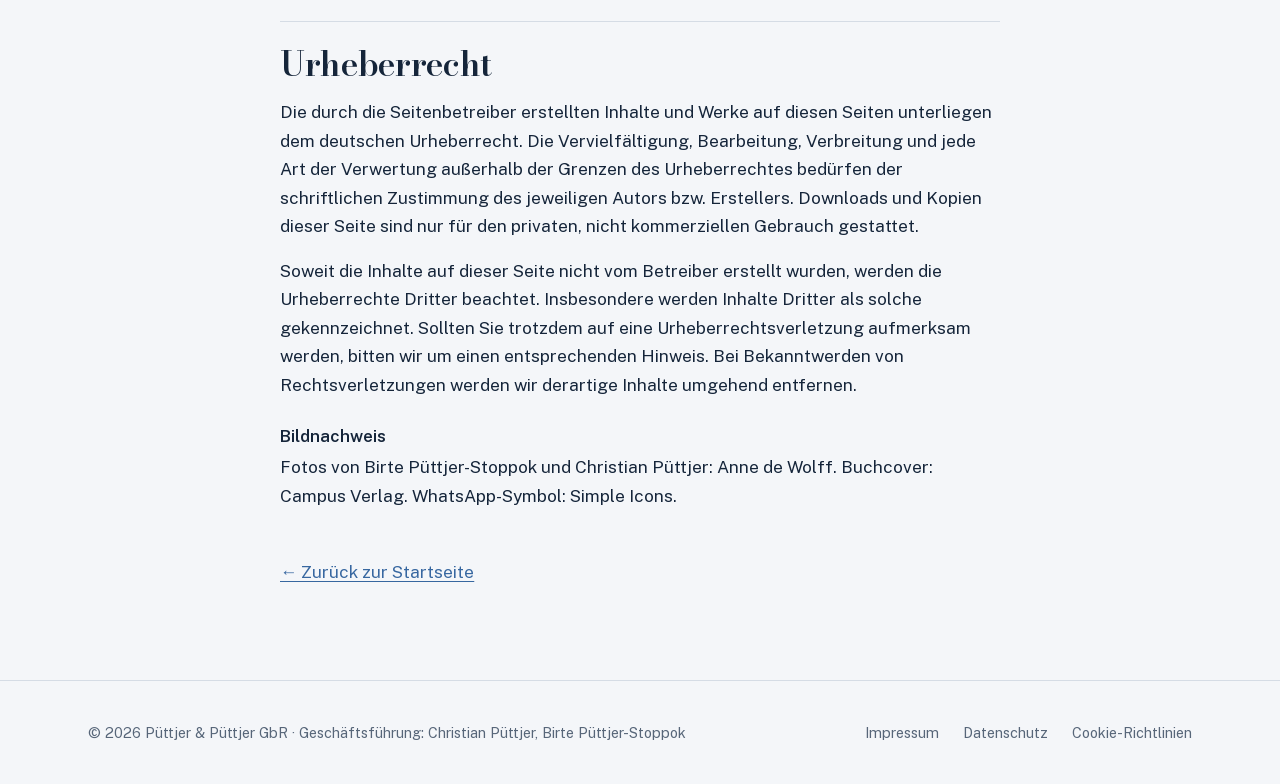
<file: impressum/index.html>
<!doctype html>
<html lang="de">
<head>
<meta charset="utf-8">
<meta name="viewport" content="width=device-width, initial-scale=1, viewport-fit=cover">
<title>Impressum | Püttjer &amp; Püttjer</title>
<meta name="description" content="Impressum der Püttjer &amp; Püttjer GbR, Krayenkamp 10, 20459 Hamburg.">
<!-- STAGING: keeps the github.io preview out of search results. Remove this line when the site goes live on puettjer-coaching.de. -->
<meta name="robots" content="noindex, follow">
<link rel="icon" href="../assets/logo-mark.svg" type="image/svg+xml">
<link rel="icon" href="../assets/favicon.png" sizes="64x64">
<link rel="apple-touch-icon" href="../assets/apple-touch-icon.png">
<link rel="preload" href="../assets/fonts/bodoni-moda-normal-400-700-latin.woff2" as="font" type="font/woff2" crossorigin>
<link rel="preload" href="../assets/fonts/public-sans-normal-variable-latin.woff2" as="font" type="font/woff2" crossorigin>
<link rel="stylesheet" href="../assets/fonts.css">
<link rel="stylesheet" href="../assets/site.css">
</head>
<body>
<header class="site-header">
  <div class="wrap">
    <a class="brand" href="../" aria-label="Püttjer &amp; Püttjer, zur Startseite">
      <img src="../assets/logo-mark.svg" alt="" width="40" height="40">
      <span>Püttjer<em>&amp;</em>Püttjer</span>
    </a>
    <nav class="nav" aria-label="Hauptnavigation">
      <a href="../#leistungen">Leistungen</a>
      <a href="../#preise">Buchung &amp; Preise</a>
      <a href="../#ueber-uns">Über uns</a>
      <a href="../#referenzen">Referenzen</a>
      <a href="../#faq">FAQ</a>
      <a class="btn" href="../#kontakt">Kontakt</a>
    </nav>
  </div>
</header>

<main class="legal">
  <div class="wrap">
    <h1>Impressum</h1>
    <p class="updated">Angaben gemäß § 5 DDG</p>

    <address>
Püttjer &amp; Püttjer GbR<br>
Geschäftsführer*in: Christian Püttjer, Birte Püttjer-Stoppok<br>
Krayenkamp 10<br>
20459 Hamburg
</address>

    <h3>Kontakt</h3>
    <p>Telefon: 040 / 36099223<br>
    Mobil: +49 151 / 44980413<br>
    E-Mail: <a href="mailto:info@puettjer-coaching.de">info@puettjer-coaching.de</a></p>

    <h3>Umsatzsteuer</h3>
    <p>Umsatzsteuer-Identifikationsnummer gemäß § 27 a Umsatzsteuergesetz:<br>DE 454952409</p>

    <h3>Verbraucherstreitbeilegung / Universalschlichtungsstelle</h3>
    <p>Wir sind nicht bereit oder verpflichtet, an Streitbeilegungsverfahren vor einer Verbraucherschlichtungsstelle teilzunehmen.</p>

    <h2>Haftung für Inhalte</h2>
    <p>Als Diensteanbieter sind wir gemäß § 7 Abs. 1 DDG für eigene Inhalte auf diesen Seiten nach den allgemeinen Gesetzen verantwortlich. Nach §§ 8 bis 10 DDG sind wir als Diensteanbieter jedoch nicht verpflichtet, übermittelte oder gespeicherte fremde Informationen zu überwachen oder nach Umständen zu forschen, die auf eine rechtswidrige Tätigkeit hinweisen.</p>
    <p>Verpflichtungen zur Entfernung oder Sperrung der Nutzung von Informationen nach den allgemeinen Gesetzen bleiben hiervon unberührt. Eine diesbezügliche Haftung ist jedoch erst ab dem Zeitpunkt der Kenntnis einer konkreten Rechtsverletzung möglich. Bei Bekanntwerden von entsprechenden Rechtsverletzungen werden wir diese Inhalte umgehend entfernen.</p>

    <h2>Haftung für Links</h2>
    <p>Unser Angebot enthält Links zu externen Websites Dritter, auf deren Inhalte wir keinen Einfluss haben. Deshalb können wir für diese fremden Inhalte auch keine Gewähr übernehmen. Für die Inhalte der verlinkten Seiten ist stets der jeweilige Anbieter oder Betreiber der Seiten verantwortlich. Die verlinkten Seiten wurden zum Zeitpunkt der Verlinkung auf mögliche Rechtsverstöße überprüft. Rechtswidrige Inhalte waren zum Zeitpunkt der Verlinkung nicht erkennbar.</p>
    <p>Eine permanente inhaltliche Kontrolle der verlinkten Seiten ist jedoch ohne konkrete Anhaltspunkte einer Rechtsverletzung nicht zumutbar. Bei Bekanntwerden von Rechtsverletzungen werden wir derartige Links umgehend entfernen.</p>

    <h2>Urheberrecht</h2>
    <p>Die durch die Seitenbetreiber erstellten Inhalte und Werke auf diesen Seiten unterliegen dem deutschen Urheberrecht. Die Vervielfältigung, Bearbeitung, Verbreitung und jede Art der Verwertung außerhalb der Grenzen des Urheberrechtes bedürfen der schriftlichen Zustimmung des jeweiligen Autors bzw. Erstellers. Downloads und Kopien dieser Seite sind nur für den privaten, nicht kommerziellen Gebrauch gestattet.</p>
    <p>Soweit die Inhalte auf dieser Seite nicht vom Betreiber erstellt wurden, werden die Urheberrechte Dritter beachtet. Insbesondere werden Inhalte Dritter als solche gekennzeichnet. Sollten Sie trotzdem auf eine Urheberrechtsverletzung aufmerksam werden, bitten wir um einen entsprechenden Hinweis. Bei Bekanntwerden von Rechtsverletzungen werden wir derartige Inhalte umgehend entfernen.</p>

    <h3>Bildnachweis</h3>
    <p>Fotos von Birte Püttjer-Stoppok und Christian Püttjer: Anne de Wolff. Buchcover: Campus Verlag. WhatsApp-Symbol: Simple Icons.</p>
    <p class="back"><a href="../">← Zurück zur Startseite</a></p>
  </div>
</main>

<footer class="site-footer">
  <div class="wrap">
    <span>© <span id="year">2026</span> Püttjer &amp; Püttjer GbR · Geschäftsführung: Christian Püttjer, Birte Püttjer-Stoppok</span>
    <nav aria-label="Rechtliches">
      <a href="../impressum/">Impressum</a>
      <a href="../datenschutz/">Datenschutz</a>
      <a href="../cookie-richtlinien/">Cookie-Richtlinien</a>
    </nav>
  </div>
</footer>
<script>document.getElementById('year').textContent = new Date().getFullYear();</script>
</body>
</html>
</file>
<file: assets/fonts.css>
/* Self-hosted Google Fonts (latin + latin-ext). No requests to Google servers. */
/* latin-ext */
@font-face {
  font-family: 'Bodoni Moda';
  font-style: italic;
  font-weight: 400 700;
  font-display: swap;
  src: url(fonts/bodoni-moda-italic-400-700-latin-ext.woff2) format('woff2');
  unicode-range: U+0100-02BA, U+02BD-02C5, U+02C7-02CC, U+02CE-02D7, U+02DD-02FF, U+0304, U+0308, U+0329, U+1D00-1DBF, U+1E00-1E9F, U+1EF2-1EFF, U+2020, U+20A0-20AB, U+20AD-20C0, U+2113, U+2C60-2C7F, U+A720-A7FF;
}
/* latin */
@font-face {
  font-family: 'Bodoni Moda';
  font-style: italic;
  font-weight: 400 700;
  font-display: swap;
  src: url(fonts/bodoni-moda-italic-400-700-latin.woff2) format('woff2');
  unicode-range: U+0000-00FF, U+0131, U+0152-0153, U+02BB-02BC, U+02C6, U+02DA, U+02DC, U+0304, U+0308, U+0329, U+2000-206F, U+20AC, U+2122, U+2191, U+2193, U+2212, U+2215, U+FEFF, U+FFFD;
}
/* latin-ext */
@font-face {
  font-family: 'Bodoni Moda';
  font-style: normal;
  font-weight: 400 700;
  font-display: swap;
  src: url(fonts/bodoni-moda-normal-400-700-latin-ext.woff2) format('woff2');
  unicode-range: U+0100-02BA, U+02BD-02C5, U+02C7-02CC, U+02CE-02D7, U+02DD-02FF, U+0304, U+0308, U+0329, U+1D00-1DBF, U+1E00-1E9F, U+1EF2-1EFF, U+2020, U+20A0-20AB, U+20AD-20C0, U+2113, U+2C60-2C7F, U+A720-A7FF;
}
/* latin */
@font-face {
  font-family: 'Bodoni Moda';
  font-style: normal;
  font-weight: 400 700;
  font-display: swap;
  src: url(fonts/bodoni-moda-normal-400-700-latin.woff2) format('woff2');
  unicode-range: U+0000-00FF, U+0131, U+0152-0153, U+02BB-02BC, U+02C6, U+02DA, U+02DC, U+0304, U+0308, U+0329, U+2000-206F, U+20AC, U+2122, U+2191, U+2193, U+2212, U+2215, U+FEFF, U+FFFD;
}
/* latin-ext */
@font-face {
  font-family: 'IBM Plex Mono';
  font-style: normal;
  font-weight: 400;
  font-display: swap;
  src: url(fonts/ibm-plex-mono-normal-400-latin-ext.woff2) format('woff2');
  unicode-range: U+0100-02BA, U+02BD-02C5, U+02C7-02CC, U+02CE-02D7, U+02DD-02FF, U+0304, U+0308, U+0329, U+1D00-1DBF, U+1E00-1E9F, U+1EF2-1EFF, U+2020, U+20A0-20AB, U+20AD-20C0, U+2113, U+2C60-2C7F, U+A720-A7FF;
}
/* latin */
@font-face {
  font-family: 'IBM Plex Mono';
  font-style: normal;
  font-weight: 400;
  font-display: swap;
  src: url(fonts/ibm-plex-mono-normal-400-latin.woff2) format('woff2');
  unicode-range: U+0000-00FF, U+0131, U+0152-0153, U+02BB-02BC, U+02C6, U+02DA, U+02DC, U+0304, U+0308, U+0329, U+2000-206F, U+20AC, U+2122, U+2191, U+2193, U+2212, U+2215, U+FEFF, U+FFFD;
}
/* latin-ext */
@font-face {
  font-family: 'IBM Plex Mono';
  font-style: normal;
  font-weight: 500;
  font-display: swap;
  src: url(fonts/ibm-plex-mono-normal-500-latin-ext.woff2) format('woff2');
  unicode-range: U+0100-02BA, U+02BD-02C5, U+02C7-02CC, U+02CE-02D7, U+02DD-02FF, U+0304, U+0308, U+0329, U+1D00-1DBF, U+1E00-1E9F, U+1EF2-1EFF, U+2020, U+20A0-20AB, U+20AD-20C0, U+2113, U+2C60-2C7F, U+A720-A7FF;
}
/* latin */
@font-face {
  font-family: 'IBM Plex Mono';
  font-style: normal;
  font-weight: 500;
  font-display: swap;
  src: url(fonts/ibm-plex-mono-normal-500-latin.woff2) format('woff2');
  unicode-range: U+0000-00FF, U+0131, U+0152-0153, U+02BB-02BC, U+02C6, U+02DA, U+02DC, U+0304, U+0308, U+0329, U+2000-206F, U+20AC, U+2122, U+2191, U+2193, U+2212, U+2215, U+FEFF, U+FFFD;
}
/* latin-ext */
@font-face {
  font-family: 'Public Sans';
  font-style: normal;
  font-weight: 400;
  font-display: swap;
  src: url(fonts/public-sans-normal-variable-latin-ext.woff2) format('woff2');
  unicode-range: U+0100-02BA, U+02BD-02C5, U+02C7-02CC, U+02CE-02D7, U+02DD-02FF, U+0304, U+0308, U+0329, U+1D00-1DBF, U+1E00-1E9F, U+1EF2-1EFF, U+2020, U+20A0-20AB, U+20AD-20C0, U+2113, U+2C60-2C7F, U+A720-A7FF;
}
/* latin */
@font-face {
  font-family: 'Public Sans';
  font-style: normal;
  font-weight: 400;
  font-display: swap;
  src: url(fonts/public-sans-normal-variable-latin.woff2) format('woff2');
  unicode-range: U+0000-00FF, U+0131, U+0152-0153, U+02BB-02BC, U+02C6, U+02DA, U+02DC, U+0304, U+0308, U+0329, U+2000-206F, U+20AC, U+2122, U+2191, U+2193, U+2212, U+2215, U+FEFF, U+FFFD;
}
/* latin-ext */
@font-face {
  font-family: 'Public Sans';
  font-style: normal;
  font-weight: 500;
  font-display: swap;
  src: url(fonts/public-sans-normal-variable-latin-ext.woff2) format('woff2');
  unicode-range: U+0100-02BA, U+02BD-02C5, U+02C7-02CC, U+02CE-02D7, U+02DD-02FF, U+0304, U+0308, U+0329, U+1D00-1DBF, U+1E00-1E9F, U+1EF2-1EFF, U+2020, U+20A0-20AB, U+20AD-20C0, U+2113, U+2C60-2C7F, U+A720-A7FF;
}
/* latin */
@font-face {
  font-family: 'Public Sans';
  font-style: normal;
  font-weight: 500;
  font-display: swap;
  src: url(fonts/public-sans-normal-variable-latin.woff2) format('woff2');
  unicode-range: U+0000-00FF, U+0131, U+0152-0153, U+02BB-02BC, U+02C6, U+02DA, U+02DC, U+0304, U+0308, U+0329, U+2000-206F, U+20AC, U+2122, U+2191, U+2193, U+2212, U+2215, U+FEFF, U+FFFD;
}
/* latin-ext */
@font-face {
  font-family: 'Public Sans';
  font-style: normal;
  font-weight: 600;
  font-display: swap;
  src: url(fonts/public-sans-normal-variable-latin-ext.woff2) format('woff2');
  unicode-range: U+0100-02BA, U+02BD-02C5, U+02C7-02CC, U+02CE-02D7, U+02DD-02FF, U+0304, U+0308, U+0329, U+1D00-1DBF, U+1E00-1E9F, U+1EF2-1EFF, U+2020, U+20A0-20AB, U+20AD-20C0, U+2113, U+2C60-2C7F, U+A720-A7FF;
}
/* latin */
@font-face {
  font-family: 'Public Sans';
  font-style: normal;
  font-weight: 600;
  font-display: swap;
  src: url(fonts/public-sans-normal-variable-latin.woff2) format('woff2');
  unicode-range: U+0000-00FF, U+0131, U+0152-0153, U+02BB-02BC, U+02C6, U+02DA, U+02DC, U+0304, U+0308, U+0329, U+2000-206F, U+20AC, U+2122, U+2191, U+2193, U+2212, U+2215, U+FEFF, U+FFFD;
}
/* latin-ext */
@font-face {
  font-family: 'Public Sans';
  font-style: normal;
  font-weight: 700;
  font-display: swap;
  src: url(fonts/public-sans-normal-variable-latin-ext.woff2) format('woff2');
  unicode-range: U+0100-02BA, U+02BD-02C5, U+02C7-02CC, U+02CE-02D7, U+02DD-02FF, U+0304, U+0308, U+0329, U+1D00-1DBF, U+1E00-1E9F, U+1EF2-1EFF, U+2020, U+20A0-20AB, U+20AD-20C0, U+2113, U+2C60-2C7F, U+A720-A7FF;
}
/* latin */
@font-face {
  font-family: 'Public Sans';
  font-style: normal;
  font-weight: 700;
  font-display: swap;
  src: url(fonts/public-sans-normal-variable-latin.woff2) format('woff2');
  unicode-range: U+0000-00FF, U+0131, U+0152-0153, U+02BB-02BC, U+02C6, U+02DA, U+02DC, U+0304, U+0308, U+0329, U+2000-206F, U+20AC, U+2122, U+2191, U+2193, U+2212, U+2215, U+FEFF, U+FFFD;
}
</file>
<file: assets/site.css>
/* Layout: harbour ledger in the brand's navy. Asymmetric two-track grid, hairline rules, figures and prices set like a logbook. Bright studio photography carries the warmth. */
:root {
  --paper: #F4F6F9;
  --surface: #FFFFFF;
  --ink: #15253A;
  --muted: #576679;
  --line: #D5DCE5;
  --accent: #3767A0;
  --accent-soft: #E2EAF4;
  --on-accent: #FFFFFF;
  --band: #26405E;
  --on-band: #EEF2F7;
  --on-band-muted: #B0C1D5;
  --band-accent: #A9C8EE;
  --band-line: rgba(238, 242, 247, .2);
  --logo-tile: #FFFFFF;
  --wa: #25D366;
  --on-wa: #FFFFFF;

  --display: "Bodoni Moda", "Didot", "Bodoni 72", Georgia, serif;
  --body: "Public Sans", "Helvetica Neue", Arial, sans-serif;
  --mono: "IBM Plex Mono", ui-monospace, "SFMono-Regular", Menlo, monospace;

  --step--1: clamp(0.8rem, 0.78rem + 0.1vw, 0.86rem);
  --step-0: clamp(1rem, 0.96rem + 0.2vw, 1.08rem);
  --step-1: clamp(1.18rem, 1.08rem + 0.5vw, 1.42rem);
  --step-2: clamp(1.5rem, 1.25rem + 1.1vw, 2.1rem);
  --step-3: clamp(2rem, 1.5rem + 2.3vw, 3.3rem);
  --step-4: clamp(2.6rem, 1.6rem + 4.6vw, 5.4rem);

  --wrap: 74rem;
  --gutter: clamp(16px, 4vw, 40px);
  --radius: 4px;
}
@media (prefers-color-scheme: dark) {
  :root:not([data-theme="light"]) {
    --paper: #0E1622; --surface: #162132; --ink: #E7EDF5; --muted: #9DABBE;
    --line: #26344A; --accent: #8DB4E6; --accent-soft: #1C2C44; --on-accent: #0E1622;
    --band: #0A111B; --on-band: #E7EDF5; --on-band-muted: #93A3B8; --band-accent: #8DB4E6;
    --band-line: rgba(231, 237, 245, .14); --logo-tile: #E9EDF2;
    color-scheme: dark;
  }
}
:root[data-theme="dark"] {
  --paper: #0E1622; --surface: #162132; --ink: #E7EDF5; --muted: #9DABBE;
  --line: #26344A; --accent: #8DB4E6; --accent-soft: #1C2C44; --on-accent: #0E1622;
  --band: #0A111B; --on-band: #E7EDF5; --on-band-muted: #93A3B8; --band-accent: #8DB4E6;
  --band-line: rgba(231, 237, 245, .14); --logo-tile: #E9EDF2;
  color-scheme: dark;
}

* { box-sizing: border-box; }
html { scroll-behavior: smooth; }
@media (prefers-reduced-motion: reduce) { html { scroll-behavior: auto; } *, *::before, *::after { animation: none !important; transition: none !important; } }
body {
  margin: 0;
  background: var(--paper);
  color: var(--ink);
  font: 400 var(--step-0)/1.65 var(--body);
  -webkit-font-smoothing: antialiased;
}
img { max-width: 100%; height: auto; display: block; }
a { color: inherit; }
:focus-visible { outline: 2px solid var(--accent); outline-offset: 3px; }
h1, h2, h3 { font-family: var(--display); font-weight: 600; font-variation-settings: "opsz" 14; line-height: 1.08; text-wrap: balance; margin: 0; letter-spacing: -0.01em; }
p { margin: 0; }
.wrap { max-width: var(--wrap); margin-inline: auto; padding-inline: var(--gutter); }
.eyebrow {
  font: 500 var(--step--1)/1.2 var(--mono);
  letter-spacing: 0.08em; text-transform: uppercase; color: var(--accent);
}
.btn {
  display: inline-flex; align-items: center; gap: 0.6em;
  padding: 0.85em 1.4em; border-radius: var(--radius);
  font: 600 0.95rem/1 var(--body); text-decoration: none; cursor: pointer;
  border: 1px solid var(--accent); background: var(--accent); color: var(--on-accent);
  transition: transform .15s ease;
}
.btn:hover { transform: translateY(-1px); }
.btn.ghost { background: transparent; color: var(--ink); border-color: var(--line); }
.btn.ghost:hover { border-color: var(--ink); }
.textlink { color: var(--accent); font-weight: 600; text-decoration: none; }
.textlink:hover { text-decoration: underline; text-underline-offset: 3px; }

/* Header */
.site-header {
  position: sticky; top: env(safe-area-inset-top, 0px); z-index: 10;
  background: color-mix(in srgb, var(--paper) 90%, transparent);
  backdrop-filter: blur(10px); -webkit-backdrop-filter: blur(10px);
  border-bottom: 1px solid var(--line);
}
.site-header .wrap { display: flex; align-items: center; justify-content: space-between; gap: 1.5rem; padding-block: 0.7rem; }
.brand { display: flex; align-items: center; gap: 0.6rem; text-decoration: none; white-space: nowrap; }
.brand img { width: 40px; height: 40px; border-radius: 50%; background: var(--logo-tile); }
.brand span { font-family: var(--display); font-size: 1.3rem; font-weight: 600; font-variation-settings: "opsz" 14; }
.brand em { font-style: italic; color: var(--accent); padding-inline: 0.1em; }
.nav { display: flex; align-items: center; gap: clamp(1rem, 2vw, 1.75rem); }
.nav a { text-decoration: none; font-size: 0.95rem; color: var(--muted); }
.nav a:hover { color: var(--ink); }
.nav .btn { color: var(--on-accent); padding: 0.7em 1.1em; }
@media (max-width: 860px) { .nav a:not(.btn) { display: none; } }
@media (max-width: 400px) { .nav .btn { font-size: 0.85rem; padding: 0.6em 0.8em; } .brand span { font-size: 1.1rem; } .brand img { width: 34px; height: 34px; } }

/* Hero */
.hero { padding-block: clamp(2.5rem, 6vw, 5rem) clamp(2.5rem, 5vw, 4rem); }
.hero .wrap { display: grid; grid-template-columns: minmax(0, 6fr) minmax(0, 5fr); gap: clamp(2rem, 5vw, 4.5rem); align-items: center; }
.hero-copy { display: grid; gap: 1.5rem; min-width: 0; }
.hero h1 { font-size: var(--step-4); font-weight: 500; }
.hero h1 em { font-style: italic; color: var(--accent); }
.h1-kicker { display: block; margin-bottom: 1.5rem; font-variation-settings: normal; }
.hero .lede { font-size: var(--step-1); line-height: 1.5; color: var(--muted); max-width: 36ch; }
.hero .actions { display: flex; flex-wrap: wrap; gap: 0.75rem; }
.hero-photo { margin: 0; display: grid; grid-template-columns: minmax(0, 1fr); gap: 0.6rem; min-width: 0; }
.hero-photo img { width: 100%; aspect-ratio: 5 / 6; object-fit: cover; object-position: 50% 30%; border-radius: var(--radius); background: var(--surface); }
.caption { font: 400 var(--step--1)/1.5 var(--mono); color: var(--muted); display: flex; justify-content: space-between; gap: 1rem; flex-wrap: wrap; }
.caption strong { color: var(--ink); font-weight: 500; }
@media (max-width: 820px) {
  .hero .wrap { grid-template-columns: 1fr; }
  .hero-photo img { aspect-ratio: 4 / 3; }
}

/* Press */
.press { padding-block: 1.5rem 2.5rem; }
.press .wrap { display: grid; grid-template-columns: auto minmax(0, 1fr); gap: 1.5rem 2.5rem; align-items: center; }
.press ul { list-style: none; margin: 0; padding: 0; display: flex; flex-wrap: wrap; gap: 0.75rem; }
.press li { background: var(--logo-tile); border: 1px solid var(--line); border-radius: var(--radius); height: 56px; padding: 0 1rem; display: grid; place-items: center; }
.press img { max-height: 26px; width: auto; filter: grayscale(1) contrast(1.1); opacity: .8; }
.press li.tall img { max-height: 34px; }
@media (max-width: 700px) { .press .wrap { grid-template-columns: 1fr; } .press li { height: 48px; padding: 0 0.75rem; } .press img { max-height: 20px; } .press li.tall img { max-height: 28px; } }

/* Ledger of figures */
.ledger { border-block: 1px solid var(--line); }
.ledger dl { margin: 0; display: grid; grid-template-columns: repeat(4, minmax(0, 1fr)); }
.ledger dl > div { padding: 1.5rem 1.25rem; display: grid; gap: 0.35rem; border-left: 1px solid var(--line); }
.ledger dl > div:first-child { border-left: 0; padding-left: 0; }
.ledger dt { order: 2; font-size: 0.9rem; color: var(--muted); line-height: 1.4; }
.ledger dd { order: 1; margin: 0; font: 500 var(--step-3)/1 var(--display); font-variation-settings: "opsz" 14; font-variant-numeric: lining-nums tabular-nums; }
.ledger dd span { color: var(--accent); }
@media (max-width: 760px) {
  .ledger dl { grid-template-columns: repeat(2, minmax(0, 1fr)); }
  .ledger dl > div { padding: 1.25rem 1rem; }
  .ledger dl > div:nth-child(odd) { border-left: 0; padding-left: 0; }
  .ledger dl > div:nth-child(n+3) { border-top: 1px solid var(--line); }
}

/* Sections */
section { scroll-margin-top: 5rem; }
.section { padding-block: clamp(4rem, 8vw, 7rem); }
.section-head { display: grid; grid-template-columns: minmax(0, 4fr) minmax(0, 7fr); gap: clamp(1.5rem, 5vw, 5rem); margin-bottom: clamp(2.5rem, 5vw, 4rem); align-items: end; }
.section-head h2 { font-size: var(--step-3); }
.section-head p { color: var(--muted); max-width: 54ch; }
.section-head .eyebrow { margin-bottom: 1rem; }
@media (max-width: 820px) { .section-head { grid-template-columns: 1fr; } }

/* Services */
.services { display: grid; grid-template-columns: repeat(3, minmax(0, 1fr)); border-top: 1px solid var(--ink); }
.service { padding: 2rem clamp(1rem, 2.5vw, 2rem) 2.25rem; display: grid; grid-template-rows: auto auto auto 1fr; gap: 1rem; border-left: 1px solid var(--line); min-width: 0; }
.service:first-child { border-left: 0; padding-left: 0; }
.service:last-child { padding-right: 0; }
.service h3 { font-size: var(--step-2); }
.service > p { color: var(--muted); }
.service ul.core { list-style: none; margin: 0; padding: 0; border-top: 1px solid var(--line); }
.service ul.core li { padding: 0.7rem 0; border-bottom: 1px solid var(--line); font-weight: 500; }
details { align-self: start; }
summary { cursor: pointer; color: var(--accent); font-weight: 600; font-size: 0.95rem; list-style: none; display: inline-flex; gap: 0.5em; align-items: center; }
summary::-webkit-details-marker { display: none; }
summary::before { content: "+"; font: 500 1.1rem/1 var(--mono); width: 1em; }
details[open] summary::before { content: "–"; }
.topics { list-style: none; margin: 1rem 0 0; padding: 0; display: flex; flex-wrap: wrap; gap: 0.45rem; }
.topics li { font-size: 0.85rem; padding: 0.35em 0.7em; border-radius: 99px; background: var(--accent-soft); }
@media (max-width: 900px) {
  .services { grid-template-columns: 1fr; }
  .service, .service:first-child, .service:last-child { padding: 2rem 0; border-left: 0; }
  .service + .service { border-top: 1px solid var(--line); }
}

/* Prices */
.prices { display: grid; grid-template-columns: repeat(2, minmax(0, 1fr)); gap: clamp(1rem, 3vw, 2rem); align-items: start; }
.price-card { background: var(--surface); border: 1px solid var(--line); border-radius: var(--radius); padding: clamp(1.5rem, 3.5vw, 2.5rem); display: grid; gap: 1.25rem; min-width: 0; }
.price-card.wide { grid-column: 1 / -1; }
.price-card header { display: flex; justify-content: space-between; align-items: baseline; gap: 1rem; flex-wrap: wrap; }
.price-card h3 { font-size: var(--step-2); }
.vat { font: 500 0.78rem/1 var(--mono); letter-spacing: 0.06em; text-transform: uppercase; color: var(--muted); padding: 0.45em 0.7em; border: 1px solid var(--line); border-radius: 99px; }
.price-list { margin: 0; border-top: 1px solid var(--line); }
.price-list div { display: grid; grid-template-columns: minmax(0, 1fr) auto; gap: 1rem; padding: 0.85rem 0; border-bottom: 1px solid var(--line); align-items: baseline; }
.price-list dt { min-width: 0; }
.price-list dt small { display: block; color: var(--muted); font-size: 0.85rem; margin-top: 0.15rem; }
.price-list dd { margin: 0; font: 500 1rem/1.3 var(--mono); font-variant-numeric: tabular-nums; white-space: nowrap; text-align: right; }
.price-list.two-col { display: grid; grid-template-columns: repeat(2, minmax(0, 1fr)); column-gap: clamp(1.5rem, 4vw, 3rem); border-top: 0; }
.price-list.two-col div:nth-child(-n+2) { border-top: 1px solid var(--line); }
.price-card .note { font-size: 0.88rem; color: var(--muted); }
.price-foot { margin-top: clamp(1.5rem, 3vw, 2rem); display: flex; flex-wrap: wrap; justify-content: space-between; align-items: center; gap: 1rem; color: var(--muted); }
@media (max-width: 860px) { .prices { grid-template-columns: 1fr; } .price-list.two-col { grid-template-columns: 1fr; } .price-list.two-col div:nth-child(2) { border-top: 0; } }

/* About (navy band) */
.band { background: var(--band); color: var(--on-band); }
.band .eyebrow { color: var(--band-accent); }
.band .section-head p { color: var(--on-band-muted); }
.about-intro { display: grid; gap: 1.1rem; color: var(--on-band-muted); max-width: 60ch; }
.about-intro p:first-child { color: var(--on-band); font-size: var(--step-1); line-height: 1.5; }
.team { display: grid; grid-template-columns: repeat(2, minmax(0, 1fr)); gap: clamp(2rem, 5vw, 4rem); margin-top: clamp(3rem, 6vw, 4.5rem); }
.person { display: grid; grid-template-columns: minmax(0, 1fr); gap: 1.25rem; align-content: start; min-width: 0; }
.person img { width: 100%; aspect-ratio: 4 / 3; object-fit: cover; border-radius: var(--radius); background: var(--surface); }
.person h3 { font-size: var(--step-2); }
.person .role { font: 500 var(--step--1)/1.4 var(--mono); color: var(--band-accent); letter-spacing: 0.04em; margin-top: 0.5rem; }
.cv { list-style: none; margin: 0; padding: 0; border-top: 1px solid var(--band-line); }
.cv li { padding: 0.6rem 0; border-bottom: 1px solid var(--band-line); font-size: 0.95rem; color: var(--on-band-muted); }
.cv li:first-child { color: var(--on-band); }
.bilanz { margin-top: clamp(3rem, 6vw, 4.5rem); padding-top: 2rem; border-top: 1px solid var(--band-line); display: grid; grid-template-columns: minmax(0, 4fr) minmax(0, 7fr); gap: clamp(1.5rem, 5vw, 5rem); }
.bilanz h3 { font-size: var(--step-2); }
.bilanz ul { list-style: none; margin: 0; padding: 0; display: grid; grid-template-columns: repeat(2, minmax(0, 1fr)); gap: 0.9rem 2rem; }
.bilanz li { display: grid; grid-template-columns: 1.4rem minmax(0, 1fr); color: var(--on-band-muted); }
.bilanz li::before { content: "✓"; color: var(--band-accent); font-weight: 700; }
.bilanz li strong { color: var(--on-band); font-weight: 600; }
.credit { margin-top: 2rem; font: 400 0.78rem/1.4 var(--mono); color: var(--on-band-muted); }
@media (max-width: 860px) { .team, .bilanz { grid-template-columns: 1fr; } }
@media (max-width: 560px) { .bilanz ul { grid-template-columns: 1fr; } }

/* Books */
.books { display: grid; grid-template-columns: repeat(6, minmax(0, 1fr)); gap: 2rem clamp(0.75rem, 2vw, 1.5rem); list-style: none; margin: 0; padding: 0; }
.books li { display: grid; grid-template-columns: minmax(0, 1fr); gap: 0.6rem; align-content: start; min-width: 0; }
.books img { width: 100%; height: auto; aspect-ratio: 2 / 3; object-fit: cover; border-radius: 2px; box-shadow: 0 1px 2px rgba(21, 37, 58, .12), 0 8px 20px -10px rgba(21, 37, 58, .35); transition: transform .2s ease; }
.books li:hover img { transform: translateY(-4px); }
.books span { font-size: 0.82rem; line-height: 1.35; color: var(--muted); overflow-wrap: break-word; hyphens: auto; -webkit-hyphens: auto; }
@media (max-width: 1100px) { .books { grid-template-columns: repeat(4, minmax(0, 1fr)); } }
@media (max-width: 760px) { .books { grid-template-columns: repeat(3, minmax(0, 1fr)); } }
@media (max-width: 480px) { .books { grid-template-columns: repeat(2, minmax(0, 1fr)); gap: 1.75rem 1rem; } .books span { font-size: 0.88rem; } }

.books-more { margin-top: 2rem; }

/* References */
.refs { columns: 4 13rem; column-gap: 2.5rem; margin: 0; padding: 0; list-style: none; border-top: 1px solid var(--ink); padding-top: 1.25rem; }
.refs li { break-inside: avoid; padding: 0.4rem 0; font-size: 0.95rem; border-bottom: 1px solid var(--line); }
.refs li.more { color: var(--muted); font-style: italic; }

/* FAQ */
.faq { margin: 0; border-top: 1px solid var(--ink); display: grid; grid-template-columns: repeat(2, minmax(0, 1fr)); column-gap: clamp(2rem, 5vw, 4rem); }
.faq div { padding-block: 1.5rem; border-bottom: 1px solid var(--line); display: grid; gap: 0.6rem; align-content: start; min-width: 0; }
.faq dt { font: 600 var(--step-1)/1.3 var(--display); font-variation-settings: "opsz" 14; text-wrap: balance; }
.faq dd { margin: 0; color: var(--muted); }
@media (max-width: 820px) { .faq { grid-template-columns: 1fr; } }

/* Contact */
.contact { display: grid; grid-template-columns: minmax(0, 5fr) minmax(0, 6fr); gap: clamp(2rem, 6vw, 5rem); }
.contact-info { display: grid; grid-template-columns: minmax(0, 1fr); gap: 1.75rem; align-content: start; }
.contact-info h2 { font-size: var(--step-3); }
.contact-info > p { color: var(--muted); max-width: 40ch; }
.contact-info img { width: 100%; aspect-ratio: 16 / 10; object-fit: cover; object-position: 60% 40%; border-radius: var(--radius); }
.contact-list { margin: 0; display: grid; }
.contact-list div { display: grid; grid-template-columns: 6rem minmax(0, 1fr); gap: 1rem; padding-block: 0.85rem; border-top: 1px solid var(--line); }
.contact-list dt { font: 500 var(--step--1)/1.7 var(--mono); color: var(--muted); text-transform: uppercase; letter-spacing: 0.06em; }
.contact-list dd { margin: 0; user-select: text; overflow-wrap: anywhere; }
.contact-list a { text-decoration-color: var(--accent); text-underline-offset: 3px; }
.social { display: flex; gap: 1.25rem; flex-wrap: wrap; font-size: 0.95rem; }
form { background: var(--surface); border: 1px solid var(--line); border-radius: var(--radius); padding: clamp(1.25rem, 3.5vw, 2.5rem); display: grid; gap: 1.1rem; align-content: start; min-width: 0; }
form h3 { font-size: var(--step-2); }
.row { display: grid; grid-template-columns: repeat(2, minmax(0, 1fr)); gap: 1rem; }
@media (max-width: 520px) { .row { grid-template-columns: 1fr; } }
label { display: grid; gap: 0.4rem; font-size: 0.88rem; font-weight: 500; }
input, select, textarea {
  font: inherit; font-size: 1rem; color: var(--ink); background: var(--paper);
  border: 1px solid var(--line); border-radius: var(--radius); padding: 0.75rem 0.85rem; width: 100%;
}
input:focus, select:focus, textarea:focus { outline: none; border-color: var(--accent); box-shadow: 0 0 0 3px var(--accent-soft); }
textarea { min-height: 8rem; resize: vertical; }
.consent { display: grid; grid-template-columns: auto minmax(0, 1fr); gap: 0.75rem; font-weight: 400; font-size: 0.85rem; color: var(--muted); align-items: start; }
.consent input { width: 1.1rem; height: 1.1rem; margin-top: 0.15rem; accent-color: var(--accent); }
.form-status { font-size: 0.95rem; padding: 0.85rem 1rem; border-radius: var(--radius); background: var(--accent-soft); }
.req { font-size: 0.8rem; color: var(--muted); }
@media (max-width: 900px) { .contact { grid-template-columns: 1fr; } }

/* Footer */
.site-footer { padding-block: 2.5rem; border-top: 1px solid var(--line); font-size: 0.9rem; color: var(--muted); }
.site-footer .wrap { display: flex; flex-wrap: wrap; justify-content: space-between; gap: 1rem 2rem; }
.site-footer nav { display: flex; flex-wrap: wrap; gap: 1.5rem; }
.site-footer a { text-decoration: none; }
.site-footer a:hover { color: var(--ink); }

/* WhatsApp chat button (as on the previous site) */
.wa { position: fixed; z-index: 20; right: max(16px, env(safe-area-inset-right, 0px)); bottom: calc(16px + env(safe-area-inset-bottom, 0px)); display: grid; justify-items: end; gap: 0.75rem; }
.wa-toggle { width: 58px; height: 58px; border-radius: 50%; border: 0; cursor: pointer; display: grid; place-items: center; background: var(--wa); color: var(--on-wa); box-shadow: 0 6px 20px -6px rgba(21, 37, 58, .45); transition: transform .15s ease; }
.wa-toggle:hover { transform: scale(1.05); }
.wa-toggle svg { width: 30px; height: 30px; }
.wa-card { width: min(320px, calc(100vw - 32px)); background: var(--surface); color: var(--ink); border: 1px solid var(--line); border-radius: 10px; box-shadow: 0 18px 40px -16px rgba(21, 37, 58, .45); overflow: hidden; }
.wa-head { display: grid; grid-template-columns: 44px minmax(0, 1fr) auto; gap: 0.75rem; align-items: center; padding: 0.9rem 1rem; background: var(--band); color: var(--on-band); }
.wa-head img { width: 44px; height: 44px; border-radius: 50%; object-fit: cover; object-position: 60% 35%; }
.wa-kicker { font-size: 0.78rem; color: var(--on-band-muted); }
.wa-name { font-weight: 600; }
.wa-close { background: none; border: 0; color: var(--on-band); font-size: 1.5rem; line-height: 1; cursor: pointer; padding: 0.25rem; }
.wa-body { padding: 1rem; display: grid; gap: 1rem; }
.wa-bubble { background: var(--accent-soft); border-radius: 0 10px 10px 10px; padding: 0.75rem 0.9rem; font-size: 0.95rem; }
.wa-cta { display: inline-flex; justify-content: center; align-items: center; gap: 0.5rem; padding: 0.8em 1.2em; border-radius: var(--radius); background: var(--wa); color: var(--on-wa); font-weight: 600; text-decoration: none; }
.wa-cta svg { width: 20px; height: 20px; }
@media (max-width: 600px) { .site-footer { padding-bottom: 6rem; } }

/* Load sequence: content is visible at rest; the hero only eases in. */
@keyframes rise { from { transform: translateY(12px); opacity: .001; } to { transform: none; opacity: 1; } }
.hero-copy > * { animation: rise .7s cubic-bezier(.2,.7,.2,1) both; }
.hero-copy > *:nth-child(2) { animation-delay: .08s; }
.hero-copy > *:nth-child(3) { animation-delay: .16s; }
.hero-copy > *:nth-child(4) { animation-delay: .24s; }

/* Legal pages (Impressum, Datenschutz, Cookie-Richtlinien) */
.legal { padding-block: clamp(3rem, 6vw, 5rem); }
.legal .wrap { max-width: 50rem; }
.legal h1 { font-size: var(--step-3); margin-bottom: 0.75rem; }
.legal .updated { color: var(--muted); font-size: 0.9rem; margin-bottom: 2.5rem; }
.legal h2 { font-size: var(--step-2); margin: 3rem 0 1rem; padding-top: 1.5rem; border-top: 1px solid var(--line); }
.legal h3 { font-family: var(--body); font-variation-settings: normal; font-size: 1.05rem; font-weight: 600; letter-spacing: 0; margin: 1.75rem 0 0.5rem; }
.legal p, .legal ul, .legal address { margin: 0 0 1rem; max-width: 68ch; }
.legal ul { padding-left: 1.2rem; }
.legal li { margin-bottom: 0.4rem; }
.legal address { font-style: normal; }
.legal a { color: var(--accent); text-underline-offset: 3px; overflow-wrap: anywhere; }
.legal .loud { font-size: 0.9rem; letter-spacing: 0.01em; }
.legal .back { margin-top: 3rem; }
</file>
